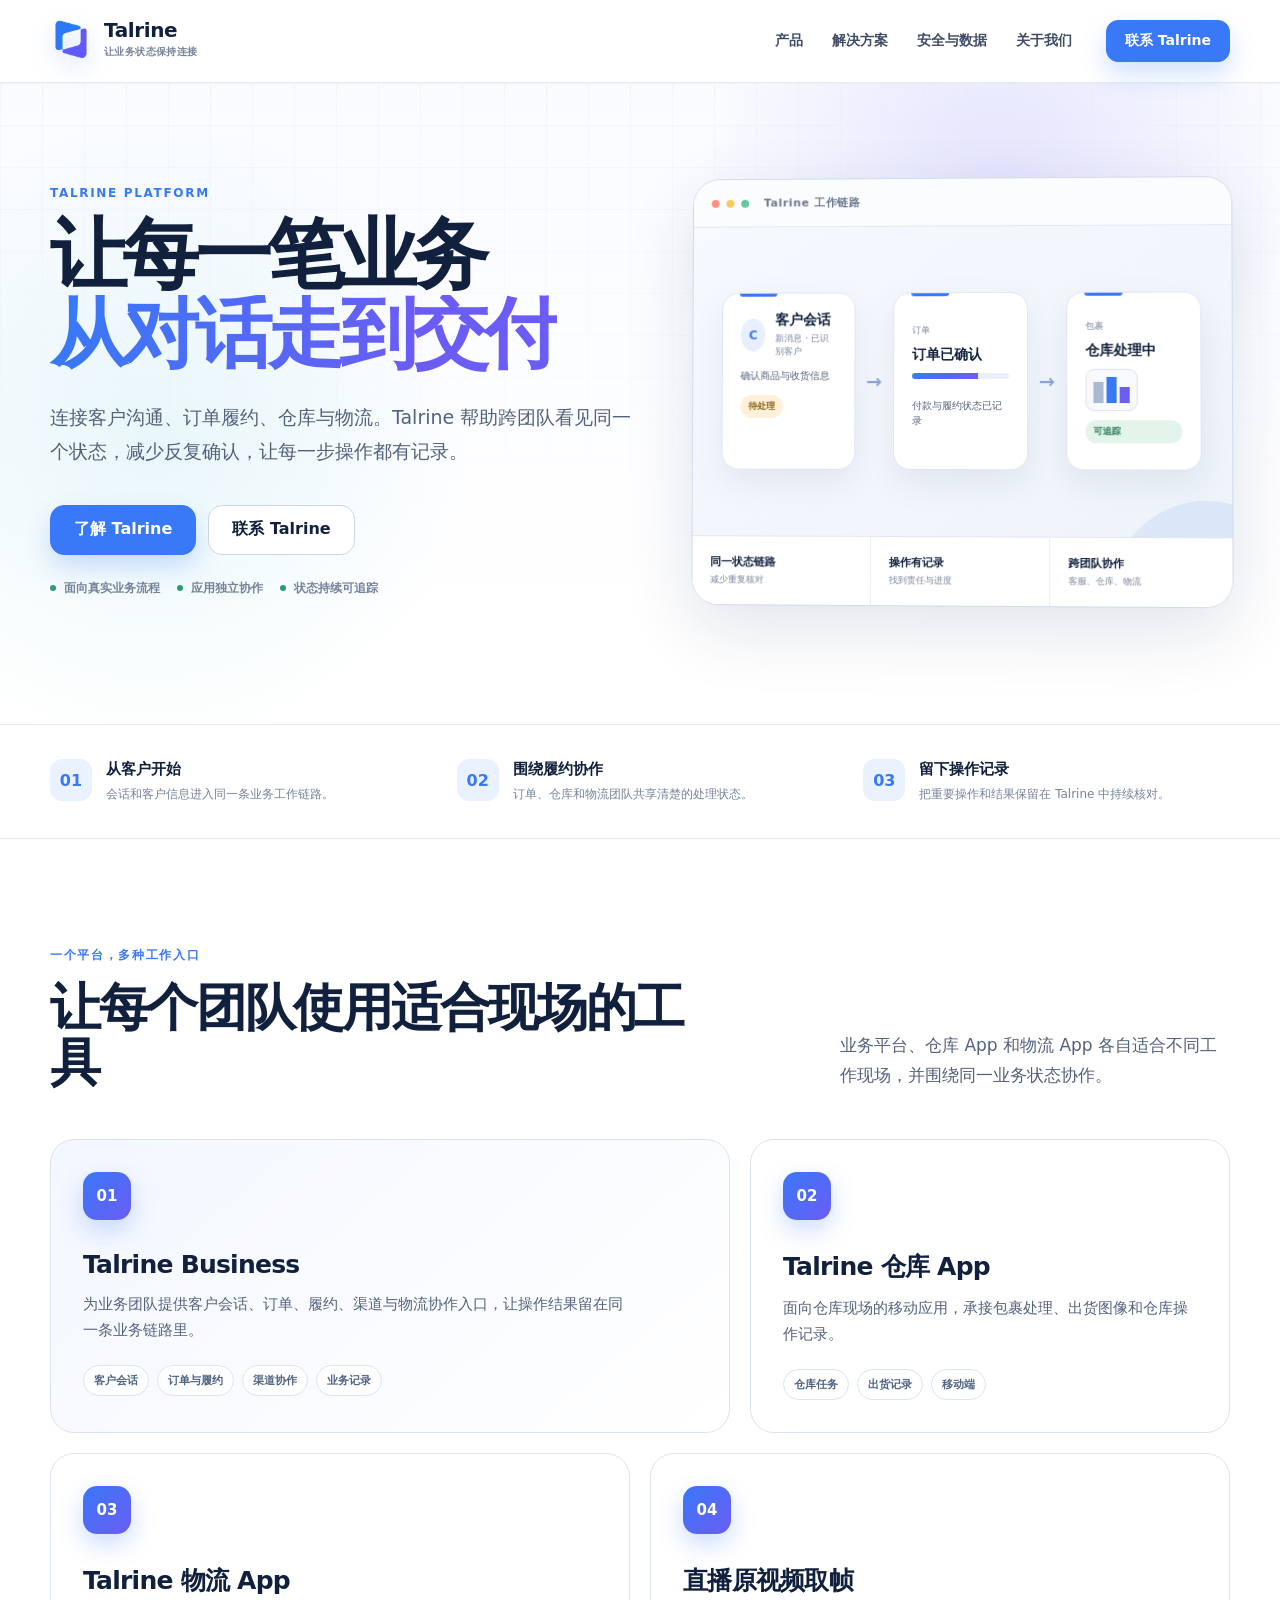
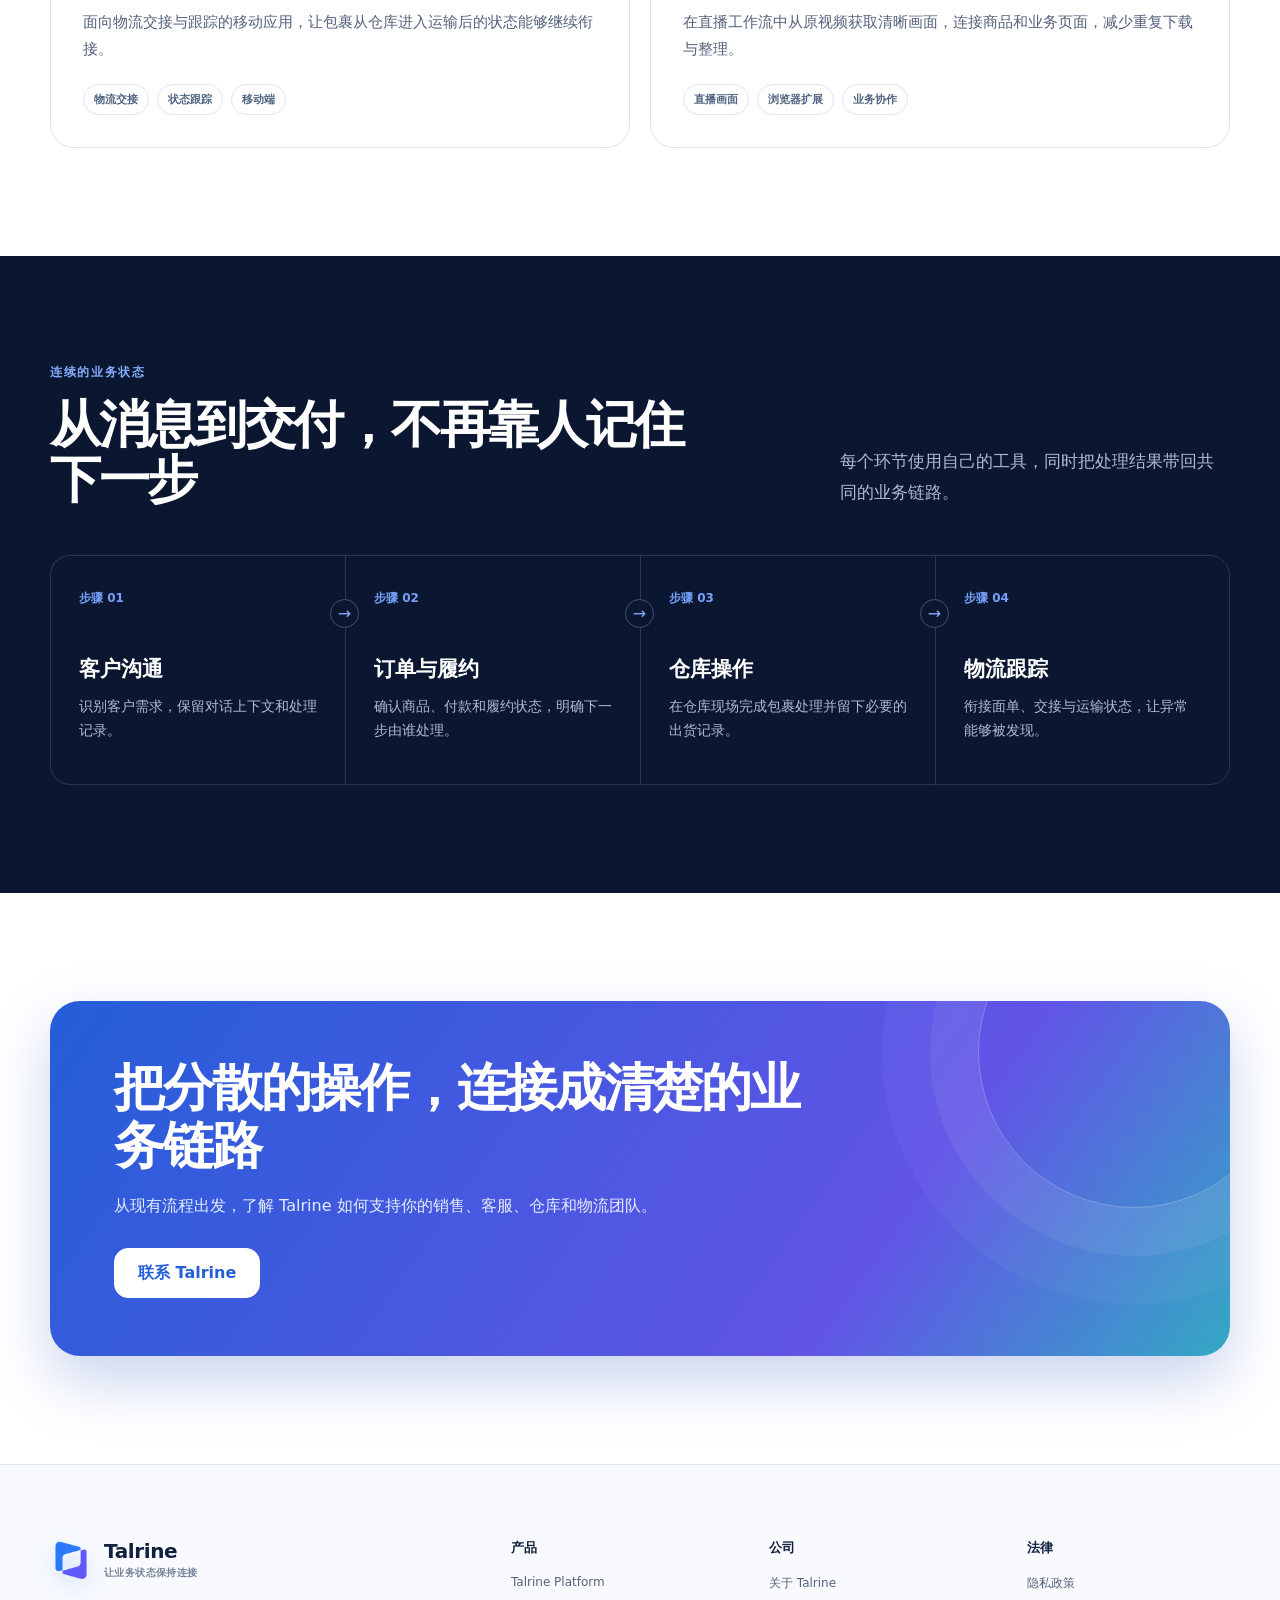
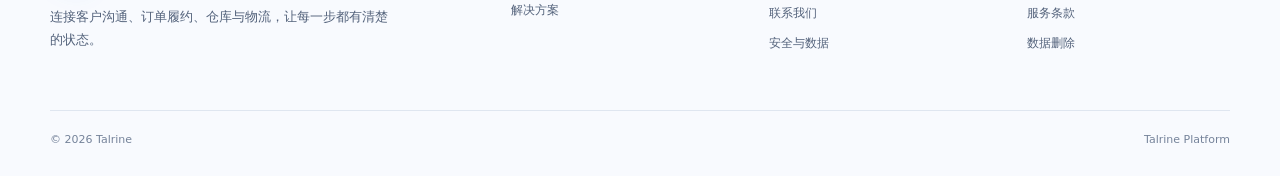
<file: index.html>
<!doctype html><html lang="zh-CN"><head><meta charset="utf-8"><meta name="viewport" content="width=device-width,initial-scale=1"><meta name="theme-color" content="#0c1730"><title>连接销售、履约与交付 · Talrine</title><meta name="description" content="Talrine 连接客户沟通、订单履约、仓库与物流，让跨团队业务状态清楚、可追踪。"><meta property="og:title" content="连接销售、履约与交付 · Talrine"><meta property="og:description" content="Talrine 连接客户沟通、订单履约、仓库与物流，让跨团队业务状态清楚、可追踪。"><meta property="og:type" content="website"><meta property="og:url" content="https://talrine.com/"><meta property="og:image" content="https://talrine.com/assets/talrine-social-card.png"><meta name="twitter:card" content="summary_large_image"><link rel="canonical" href="https://talrine.com/"><link rel="icon" href="/favicon.ico" sizes="any"><link rel="icon" type="image/png" href="/assets/talrine-favicon-32-v1.png" sizes="32x32"><link rel="apple-touch-icon" href="/assets/talrine-apple-touch-icon-v1.png"><link rel="manifest" href="/site.webmanifest"><link rel="stylesheet" href="/assets/main.css"></head><body class="site-body"><div class="site-shell"><header class="site-header"><div class="site-container header-inner">
  <a class="brand-link" href="/" aria-label="Talrine 首页"><span class="brand-lockup"><img src="/assets/talrine-icon-v4-square.png" alt="" aria-hidden="true"><span><strong>Talrine</strong><small>让业务状态保持连接</small></span></span></a>
  <nav class="desktop-nav" aria-label="主导航"><a href="/platform">产品</a><a href="/solutions">解决方案</a><a href="/security">安全与数据</a><a href="/about">关于我们</a></nav>
  <div class="header-actions"><a class="button button-small" href="/contact">联系 Talrine</a></div>
  <details class="mobile-nav"><summary aria-label="打开导航"><span></span><span></span><span></span></summary><nav aria-label="移动端主导航"><a href="/platform">产品</a><a href="/solutions">解决方案</a><a href="/security">安全与数据</a><a href="/about">关于我们</a><a href="/contact">联系我们</a></nav></details>
</div></header><main id="main-content"><section class="hero"><div class="site-container hero-grid"><div class="hero-copy">
  <p class="eyebrow">Talrine Platform</p><h1>让每一笔业务<br><span>从对话走到交付</span></h1>
  <p>连接客户沟通、订单履约、仓库与物流。Talrine 帮助跨团队看见同一个状态，减少反复确认，让每一步操作都有记录。</p>
  <div class="hero-actions"><a class="button" href="/platform">了解 Talrine</a><a class="button button-secondary" href="/contact">联系 Talrine</a></div>
  <div class="hero-note"><span>面向真实业务流程</span><span>应用独立协作</span><span>状态持续可追踪</span></div>
</div><div class="workflow-visual" aria-label="从客户会话到订单履约、仓库和物流的工作链路">
  <div class="visual-toolbar"><span></span><span></span><span></span><b>Talrine 工作链路</b></div>
  <div class="visual-board">
    <article class="visual-card conversation-card"><div class="visual-card-head"><span class="avatar">C</span><div><strong>客户会话</strong><small>新消息 · 已识别客户</small></div></div><p>确认商品与收货信息</p><span class="status-chip">待处理</span></article>
    <div class="flow-arrow">→</div>
    <article class="visual-card order-card"><small>订单</small><strong>订单已确认</strong><div class="progress-line"><span></span></div><p>付款与履约状态已记录</p></article>
    <div class="flow-arrow">→</div>
    <article class="visual-card parcel-card"><small>包裹</small><strong>仓库处理中</strong><div class="parcel-icon"><i></i><i></i><i></i></div><span class="status-chip success">可追踪</span></article>
  </div>
  <div class="visual-metrics"><span><b>同一状态链路</b><small>减少重复核对</small></span><span><b>操作有记录</b><small>找到责任与进度</small></span><span><b>跨团队协作</b><small>客服、仓库、物流</small></span></div>
</div></div></section>
<section class="proof-strip"><div class="site-container proof-grid">
  <article><i>01</i><div><strong>从客户开始</strong><p>会话和客户信息进入同一条业务工作链路。</p></div></article>
  <article><i>02</i><div><strong>围绕履约协作</strong><p>订单、仓库和物流团队共享清楚的处理状态。</p></div></article>
  <article><i>03</i><div><strong>留下操作记录</strong><p>把重要操作和结果保留在 Talrine 中持续核对。</p></div></article>
</div></section>
<section class="section"><div class="site-container"><div class="section-heading"><div><p class="eyebrow">一个平台，多种工作入口</p><h2>让每个团队使用适合现场的工具</h2></div><p>业务平台、仓库 App 和物流 App 各自适合不同工作现场，并围绕同一业务状态协作。</p></div>
  <div class="product-grid"><article class="product-card"><span class="product-icon">01</span><h3>Talrine Business</h3><p>为业务团队提供客户会话、订单、履约、渠道与物流协作入口，让操作结果留在同一条业务链路里。</p><ul><li>客户会话</li><li>订单与履约</li><li>渠道协作</li><li>业务记录</li></ul></article><article class="product-card"><span class="product-icon">02</span><h3>Talrine 仓库 App</h3><p>面向仓库现场的移动应用，承接包裹处理、出货图像和仓库操作记录。</p><ul><li>仓库任务</li><li>出货记录</li><li>移动端</li></ul></article><article class="product-card"><span class="product-icon">03</span><h3>Talrine 物流 App</h3><p>面向物流交接与跟踪的移动应用，让包裹从仓库进入运输后的状态能够继续衔接。</p><ul><li>物流交接</li><li>状态跟踪</li><li>移动端</li></ul></article><article class="product-card"><span class="product-icon">04</span><h3>直播原视频取帧</h3><p>在直播工作流中从原视频获取清晰画面，连接商品和业务页面，减少重复下载与整理。</p><ul><li>直播画面</li><li>浏览器扩展</li><li>业务协作</li></ul></article></div>
</div></section>
<section class="section section-dark"><div class="site-container"><div class="section-heading"><div><p class="eyebrow">连续的业务状态</p><h2>从消息到交付，不再靠人记住下一步</h2></div><p>每个环节使用自己的工具，同时把处理结果带回共同的业务链路。</p></div>
  <div class="chain"><article><em>步骤 01</em><h3>客户沟通</h3><p>识别客户需求，保留对话上下文和处理记录。</p></article><article><em>步骤 02</em><h3>订单与履约</h3><p>确认商品、付款和履约状态，明确下一步由谁处理。</p></article><article><em>步骤 03</em><h3>仓库操作</h3><p>在仓库现场完成包裹处理并留下必要的出货记录。</p></article><article><em>步骤 04</em><h3>物流跟踪</h3><p>衔接面单、交接与运输状态，让异常能够被发现。</p></article></div>
</div></section>
<section class="section"><div class="site-container cta-panel"><h2>把分散的操作，连接成清楚的业务链路</h2><p>从现有流程出发，了解 Talrine 如何支持你的销售、客服、仓库和物流团队。</p><a class="button" href="/contact">联系 Talrine</a></div></section></main><footer class="site-footer"><div class="site-container footer-grid">
  <div class="footer-brand"><span class="brand-lockup"><img src="/assets/talrine-icon-v4-square.png" alt="" aria-hidden="true"><span><strong>Talrine</strong><small>让业务状态保持连接</small></span></span><p>连接客户沟通、订单履约、仓库与物流，让每一步都有清楚的状态。</p></div>
  <div><strong>产品</strong><a href="/platform">Talrine Platform</a><a href="/solutions">解决方案</a></div>
  <div><strong>公司</strong><a href="/about">关于 Talrine</a><a href="/contact">联系我们</a><a href="/security">安全与数据</a></div>
  <div><strong>法律</strong><a href="/privacy">隐私政策</a><a href="/terms">服务条款</a><a href="/data-deletion">数据删除</a></div>
</div><div class="site-container footer-bottom"><span>© 2026 Talrine</span><span>Talrine Platform</span></div></footer></div></body></html>
</file>
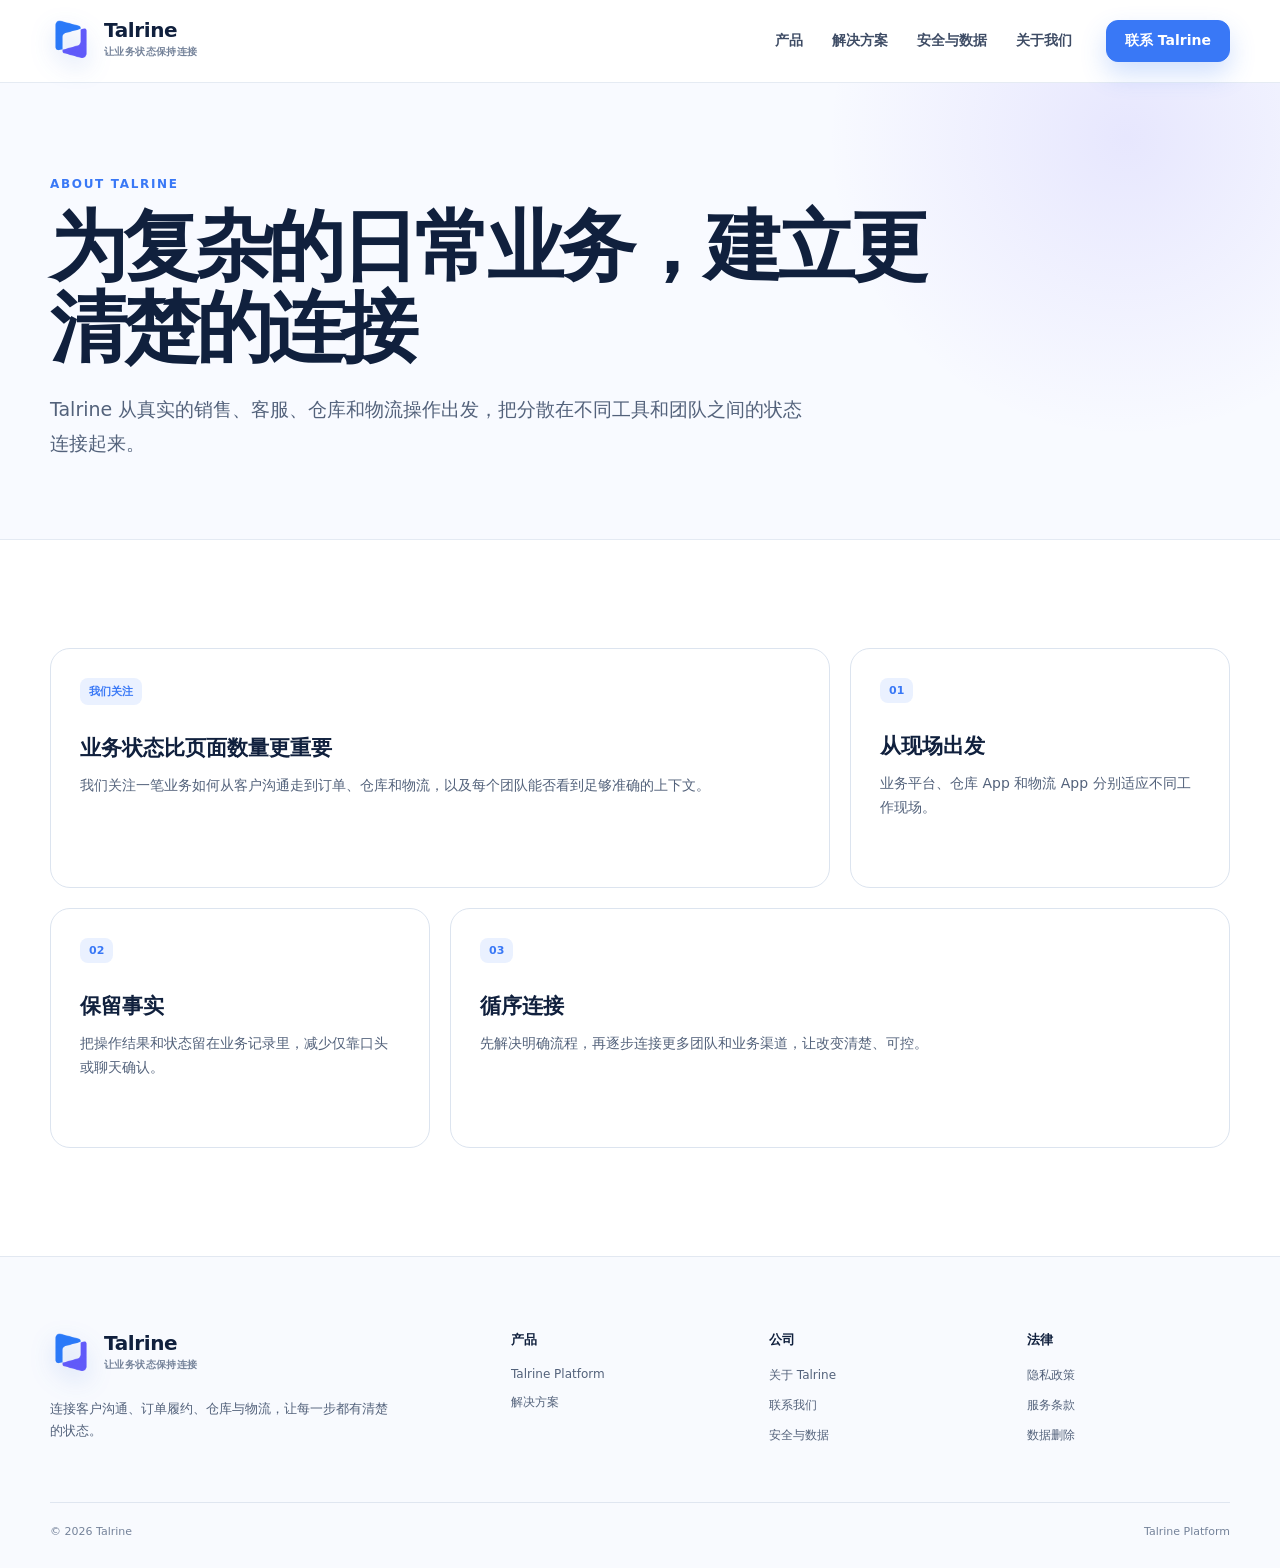
<file: about/index.html>
<!doctype html><html lang="zh-CN"><head><meta charset="utf-8"><meta name="viewport" content="width=device-width,initial-scale=1"><meta name="theme-color" content="#0c1730"><title>关于 Talrine · Talrine</title><meta name="description" content="Talrine 为需要跨客服、订单、仓库与物流协作的团队构建连续的业务工作链路。"><meta property="og:title" content="关于 Talrine · Talrine"><meta property="og:description" content="Talrine 为需要跨客服、订单、仓库与物流协作的团队构建连续的业务工作链路。"><meta property="og:type" content="website"><meta property="og:url" content="https://talrine.com/about"><meta property="og:image" content="https://talrine.com/assets/talrine-social-card.png"><meta name="twitter:card" content="summary_large_image"><link rel="canonical" href="https://talrine.com/about"><link rel="icon" href="/favicon.ico" sizes="any"><link rel="icon" type="image/png" href="/assets/talrine-favicon-32-v1.png" sizes="32x32"><link rel="apple-touch-icon" href="/assets/talrine-apple-touch-icon-v1.png"><link rel="manifest" href="/site.webmanifest"><link rel="stylesheet" href="/assets/main.css"></head><body class="site-body"><div class="site-shell"><header class="site-header"><div class="site-container header-inner">
  <a class="brand-link" href="/" aria-label="Talrine 首页"><span class="brand-lockup"><img src="/assets/talrine-icon-v4-square.png" alt="" aria-hidden="true"><span><strong>Talrine</strong><small>让业务状态保持连接</small></span></span></a>
  <nav class="desktop-nav" aria-label="主导航"><a href="/platform">产品</a><a href="/solutions">解决方案</a><a href="/security">安全与数据</a><a href="/about">关于我们</a></nav>
  <div class="header-actions"><a class="button button-small" href="/contact">联系 Talrine</a></div>
  <details class="mobile-nav"><summary aria-label="打开导航"><span></span><span></span><span></span></summary><nav aria-label="移动端主导航"><a href="/platform">产品</a><a href="/solutions">解决方案</a><a href="/security">安全与数据</a><a href="/about">关于我们</a><a href="/contact">联系我们</a></nav></details>
</div></header><main id="main-content"><section class="page-hero"><div class="site-container page-hero-inner"><p class="eyebrow">About Talrine</p><h1>为复杂的日常业务，建立更清楚的连接</h1><p>Talrine 从真实的销售、客服、仓库和物流操作出发，把分散在不同工具和团队之间的状态连接起来。</p></div></section>
<section class="section"><div class="site-container feature-grid"><article class="feature-card feature-card-wide"><span>我们关注</span><h3>业务状态比页面数量更重要</h3><p>我们关注一笔业务如何从客户沟通走到订单、仓库和物流，以及每个团队能否看到足够准确的上下文。</p></article><article class="feature-card"><span>01</span><h3>从现场出发</h3><p>业务平台、仓库 App 和物流 App 分别适应不同工作现场。</p></article><article class="feature-card"><span>02</span><h3>保留事实</h3><p>把操作结果和状态留在业务记录里，减少仅靠口头或聊天确认。</p></article><article class="feature-card feature-card-wide"><span>03</span><h3>循序连接</h3><p>先解决明确流程，再逐步连接更多团队和业务渠道，让改变清楚、可控。</p></article></div></section></main><footer class="site-footer"><div class="site-container footer-grid">
  <div class="footer-brand"><span class="brand-lockup"><img src="/assets/talrine-icon-v4-square.png" alt="" aria-hidden="true"><span><strong>Talrine</strong><small>让业务状态保持连接</small></span></span><p>连接客户沟通、订单履约、仓库与物流，让每一步都有清楚的状态。</p></div>
  <div><strong>产品</strong><a href="/platform">Talrine Platform</a><a href="/solutions">解决方案</a></div>
  <div><strong>公司</strong><a href="/about">关于 Talrine</a><a href="/contact">联系我们</a><a href="/security">安全与数据</a></div>
  <div><strong>法律</strong><a href="/privacy">隐私政策</a><a href="/terms">服务条款</a><a href="/data-deletion">数据删除</a></div>
</div><div class="site-container footer-bottom"><span>© 2026 Talrine</span><span>Talrine Platform</span></div></footer></div></body></html>
</file>
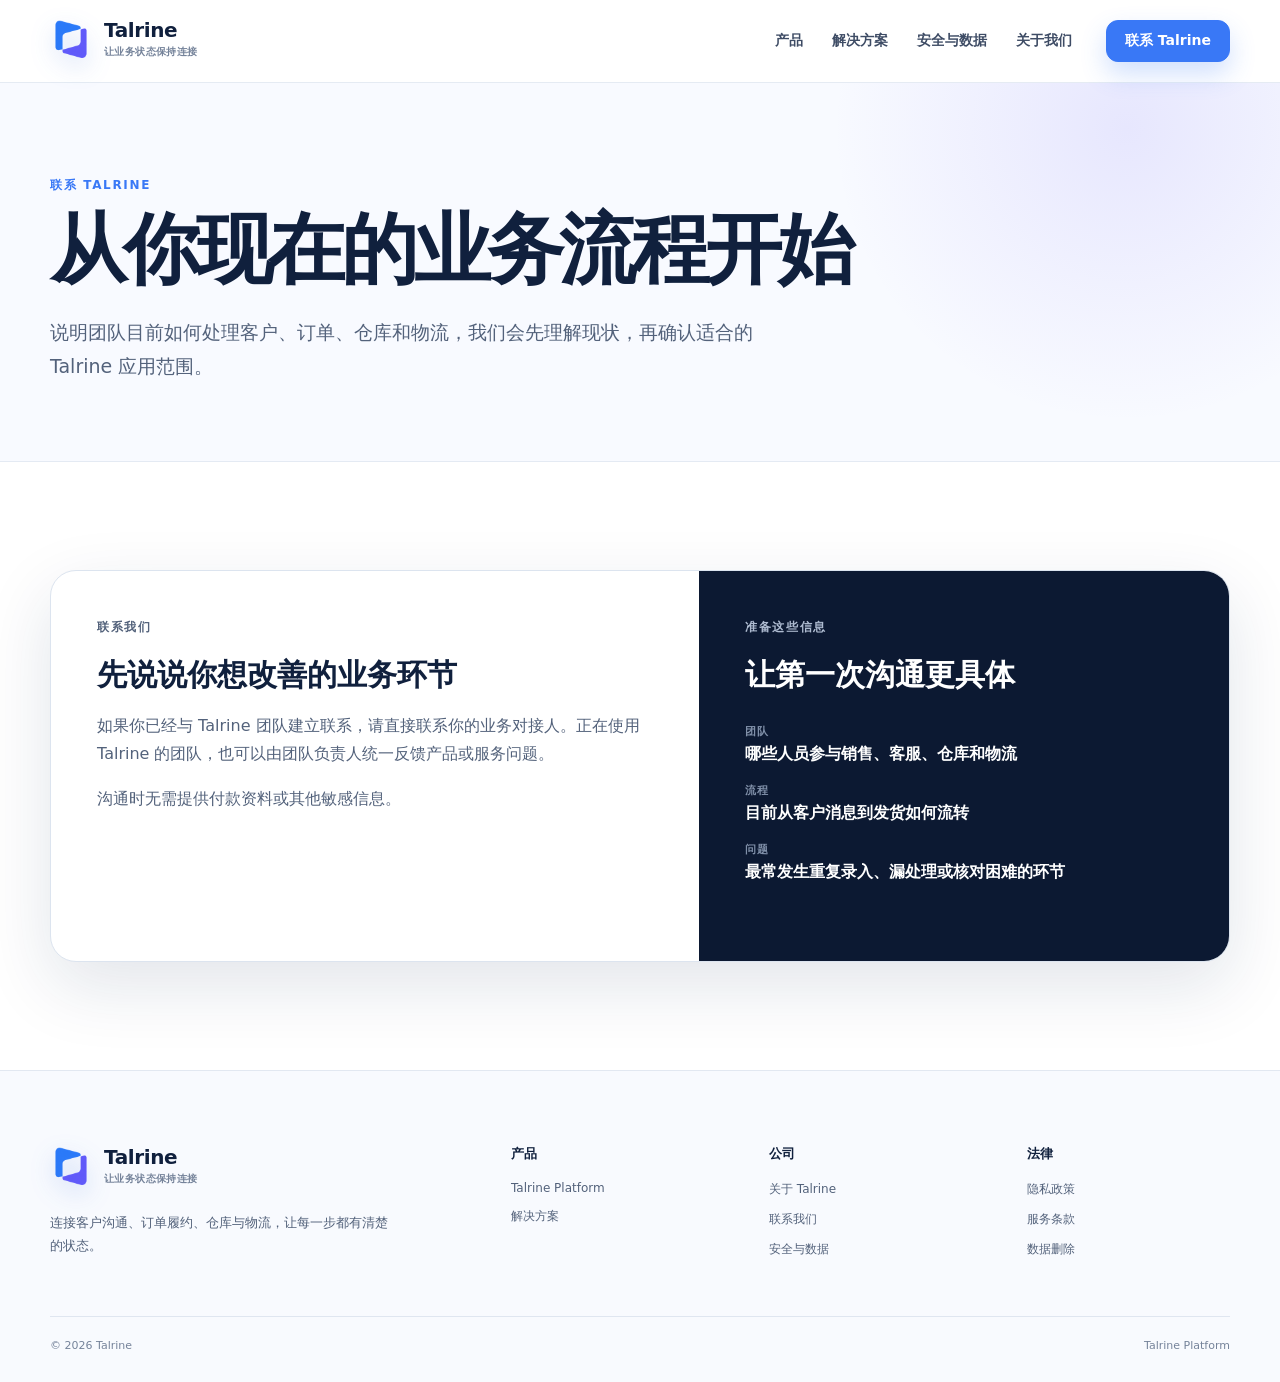
<file: contact/index.html>
<!doctype html><html lang="zh-CN"><head><meta charset="utf-8"><meta name="viewport" content="width=device-width,initial-scale=1"><meta name="theme-color" content="#0c1730"><title>联系 Talrine · Talrine</title><meta name="description" content="联系 Talrine，讨论客户、订单、仓库与物流协作流程。"><meta property="og:title" content="联系 Talrine · Talrine"><meta property="og:description" content="联系 Talrine，讨论客户、订单、仓库与物流协作流程。"><meta property="og:type" content="website"><meta property="og:url" content="https://talrine.com/contact"><meta property="og:image" content="https://talrine.com/assets/talrine-social-card.png"><meta name="twitter:card" content="summary_large_image"><link rel="canonical" href="https://talrine.com/contact"><link rel="icon" href="/favicon.ico" sizes="any"><link rel="icon" type="image/png" href="/assets/talrine-favicon-32-v1.png" sizes="32x32"><link rel="apple-touch-icon" href="/assets/talrine-apple-touch-icon-v1.png"><link rel="manifest" href="/site.webmanifest"><link rel="stylesheet" href="/assets/main.css"></head><body class="site-body"><div class="site-shell"><header class="site-header"><div class="site-container header-inner">
  <a class="brand-link" href="/" aria-label="Talrine 首页"><span class="brand-lockup"><img src="/assets/talrine-icon-v4-square.png" alt="" aria-hidden="true"><span><strong>Talrine</strong><small>让业务状态保持连接</small></span></span></a>
  <nav class="desktop-nav" aria-label="主导航"><a href="/platform">产品</a><a href="/solutions">解决方案</a><a href="/security">安全与数据</a><a href="/about">关于我们</a></nav>
  <div class="header-actions"><a class="button button-small" href="/contact">联系 Talrine</a></div>
  <details class="mobile-nav"><summary aria-label="打开导航"><span></span><span></span><span></span></summary><nav aria-label="移动端主导航"><a href="/platform">产品</a><a href="/solutions">解决方案</a><a href="/security">安全与数据</a><a href="/about">关于我们</a><a href="/contact">联系我们</a></nav></details>
</div></header><main id="main-content"><section class="page-hero"><div class="site-container page-hero-inner"><p class="eyebrow">联系 Talrine</p><h1>从你现在的业务流程开始</h1><p>说明团队目前如何处理客户、订单、仓库和物流，我们会先理解现状，再确认适合的 Talrine 应用范围。</p></div></section>
<section class="section"><div class="site-container contact-card"><div><p class="eyebrow">联系我们</p><h2>先说说你想改善的业务环节</h2><p>如果你已经与 Talrine 团队建立联系，请直接联系你的业务对接人。正在使用 Talrine 的团队，也可以由团队负责人统一反馈产品或服务问题。</p><p>沟通时无需提供付款资料或其他敏感信息。</p></div><div><p class="eyebrow">准备这些信息</p><h2>让第一次沟通更具体</h2><dl><div><dt>团队</dt><dd>哪些人员参与销售、客服、仓库和物流</dd></div><div><dt>流程</dt><dd>目前从客户消息到发货如何流转</dd></div><div><dt>问题</dt><dd>最常发生重复录入、漏处理或核对困难的环节</dd></div></dl></div></div></section></main><footer class="site-footer"><div class="site-container footer-grid">
  <div class="footer-brand"><span class="brand-lockup"><img src="/assets/talrine-icon-v4-square.png" alt="" aria-hidden="true"><span><strong>Talrine</strong><small>让业务状态保持连接</small></span></span><p>连接客户沟通、订单履约、仓库与物流，让每一步都有清楚的状态。</p></div>
  <div><strong>产品</strong><a href="/platform">Talrine Platform</a><a href="/solutions">解决方案</a></div>
  <div><strong>公司</strong><a href="/about">关于 Talrine</a><a href="/contact">联系我们</a><a href="/security">安全与数据</a></div>
  <div><strong>法律</strong><a href="/privacy">隐私政策</a><a href="/terms">服务条款</a><a href="/data-deletion">数据删除</a></div>
</div><div class="site-container footer-bottom"><span>© 2026 Talrine</span><span>Talrine Platform</span></div></footer></div></body></html>
</file>
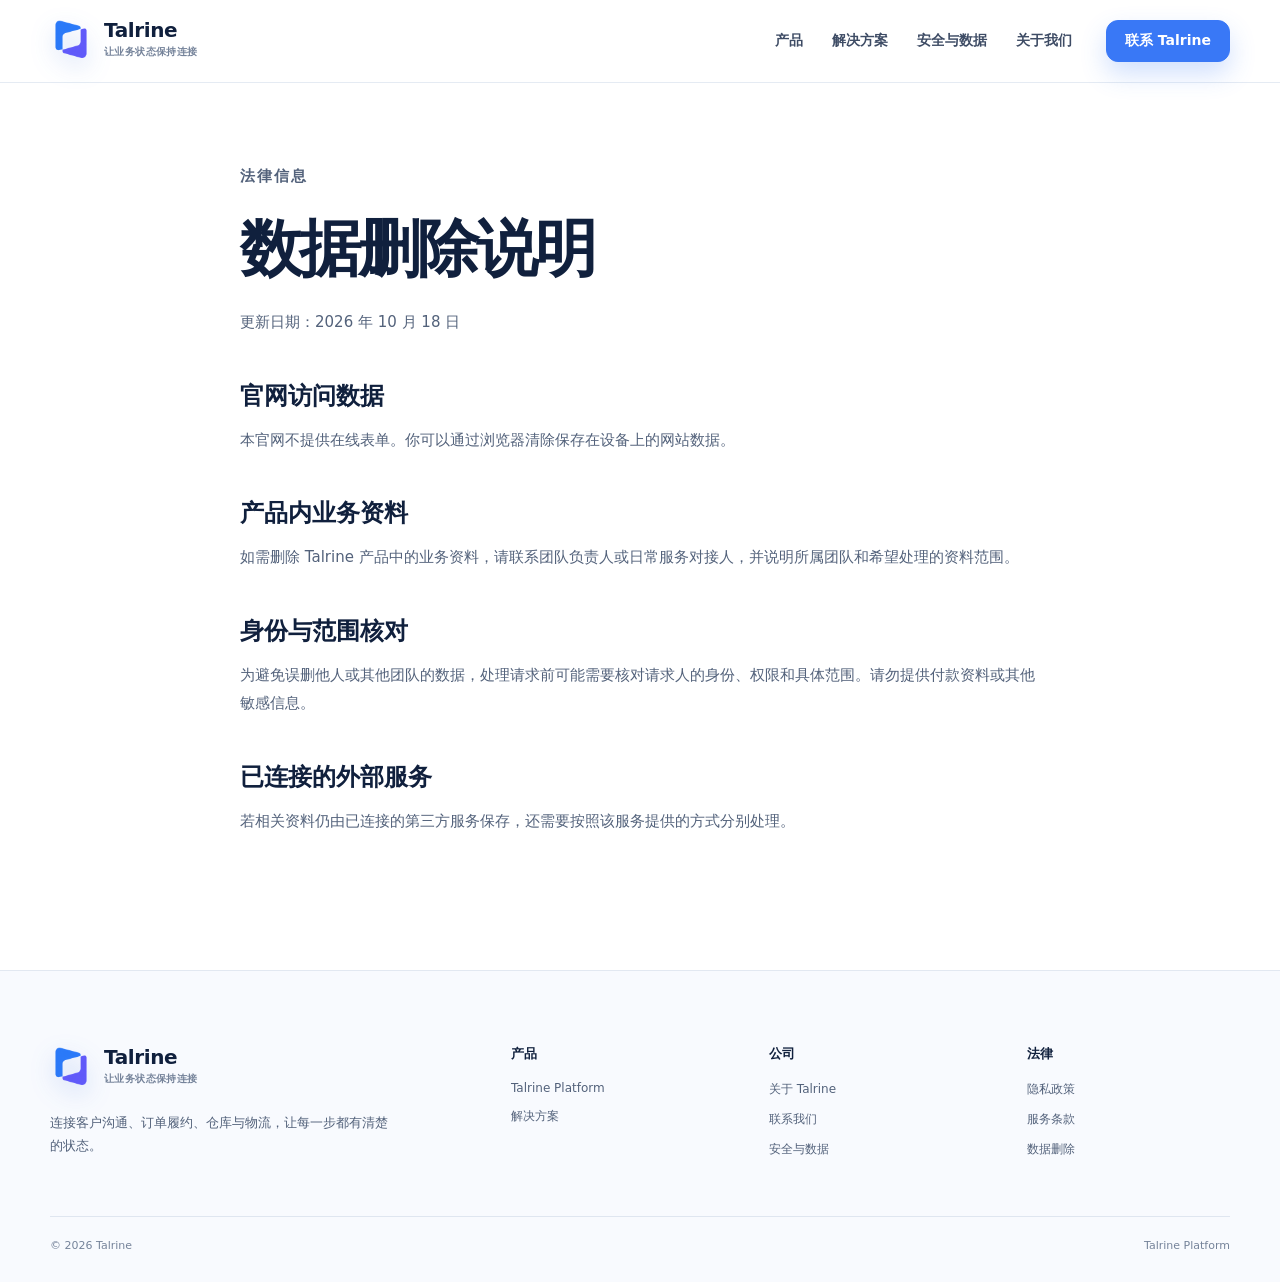
<file: data-deletion/index.html>
<!doctype html><html lang="zh-CN"><head><meta charset="utf-8"><meta name="viewport" content="width=device-width,initial-scale=1"><meta name="theme-color" content="#0c1730"><title>数据删除 · Talrine</title><meta name="description" content="了解 Talrine 官网与业务平台的数据删除方式。"><meta property="og:title" content="数据删除 · Talrine"><meta property="og:description" content="了解 Talrine 官网与业务平台的数据删除方式。"><meta property="og:type" content="website"><meta property="og:url" content="https://talrine.com/data-deletion"><meta property="og:image" content="https://talrine.com/assets/talrine-social-card.png"><meta name="twitter:card" content="summary_large_image"><link rel="canonical" href="https://talrine.com/data-deletion"><link rel="icon" href="/favicon.ico" sizes="any"><link rel="icon" type="image/png" href="/assets/talrine-favicon-32-v1.png" sizes="32x32"><link rel="apple-touch-icon" href="/assets/talrine-apple-touch-icon-v1.png"><link rel="manifest" href="/site.webmanifest"><link rel="stylesheet" href="/assets/main.css"></head><body class="site-body"><div class="site-shell"><header class="site-header"><div class="site-container header-inner">
  <a class="brand-link" href="/" aria-label="Talrine 首页"><span class="brand-lockup"><img src="/assets/talrine-icon-v4-square.png" alt="" aria-hidden="true"><span><strong>Talrine</strong><small>让业务状态保持连接</small></span></span></a>
  <nav class="desktop-nav" aria-label="主导航"><a href="/platform">产品</a><a href="/solutions">解决方案</a><a href="/security">安全与数据</a><a href="/about">关于我们</a></nav>
  <div class="header-actions"><a class="button button-small" href="/contact">联系 Talrine</a></div>
  <details class="mobile-nav"><summary aria-label="打开导航"><span></span><span></span><span></span></summary><nav aria-label="移动端主导航"><a href="/platform">产品</a><a href="/solutions">解决方案</a><a href="/security">安全与数据</a><a href="/about">关于我们</a><a href="/contact">联系我们</a></nav></details>
</div></header><main id="main-content"><article class="prose"><p class="eyebrow">法律信息</p><h1>数据删除说明</h1><p class="legal-date">更新日期：2026 年 10 月 18 日</p><h2>官网访问数据</h2><p>本官网不提供在线表单。你可以通过浏览器清除保存在设备上的网站数据。</p><h2>产品内业务资料</h2><p>如需删除 Talrine 产品中的业务资料，请联系团队负责人或日常服务对接人，并说明所属团队和希望处理的资料范围。</p><h2>身份与范围核对</h2><p>为避免误删他人或其他团队的数据，处理请求前可能需要核对请求人的身份、权限和具体范围。请勿提供付款资料或其他敏感信息。</p><h2>已连接的外部服务</h2><p>若相关资料仍由已连接的第三方服务保存，还需要按照该服务提供的方式分别处理。</p></article></main><footer class="site-footer"><div class="site-container footer-grid">
  <div class="footer-brand"><span class="brand-lockup"><img src="/assets/talrine-icon-v4-square.png" alt="" aria-hidden="true"><span><strong>Talrine</strong><small>让业务状态保持连接</small></span></span><p>连接客户沟通、订单履约、仓库与物流，让每一步都有清楚的状态。</p></div>
  <div><strong>产品</strong><a href="/platform">Talrine Platform</a><a href="/solutions">解决方案</a></div>
  <div><strong>公司</strong><a href="/about">关于 Talrine</a><a href="/contact">联系我们</a><a href="/security">安全与数据</a></div>
  <div><strong>法律</strong><a href="/privacy">隐私政策</a><a href="/terms">服务条款</a><a href="/data-deletion">数据删除</a></div>
</div><div class="site-container footer-bottom"><span>© 2026 Talrine</span><span>Talrine Platform</span></div></footer></div></body></html>
</file>
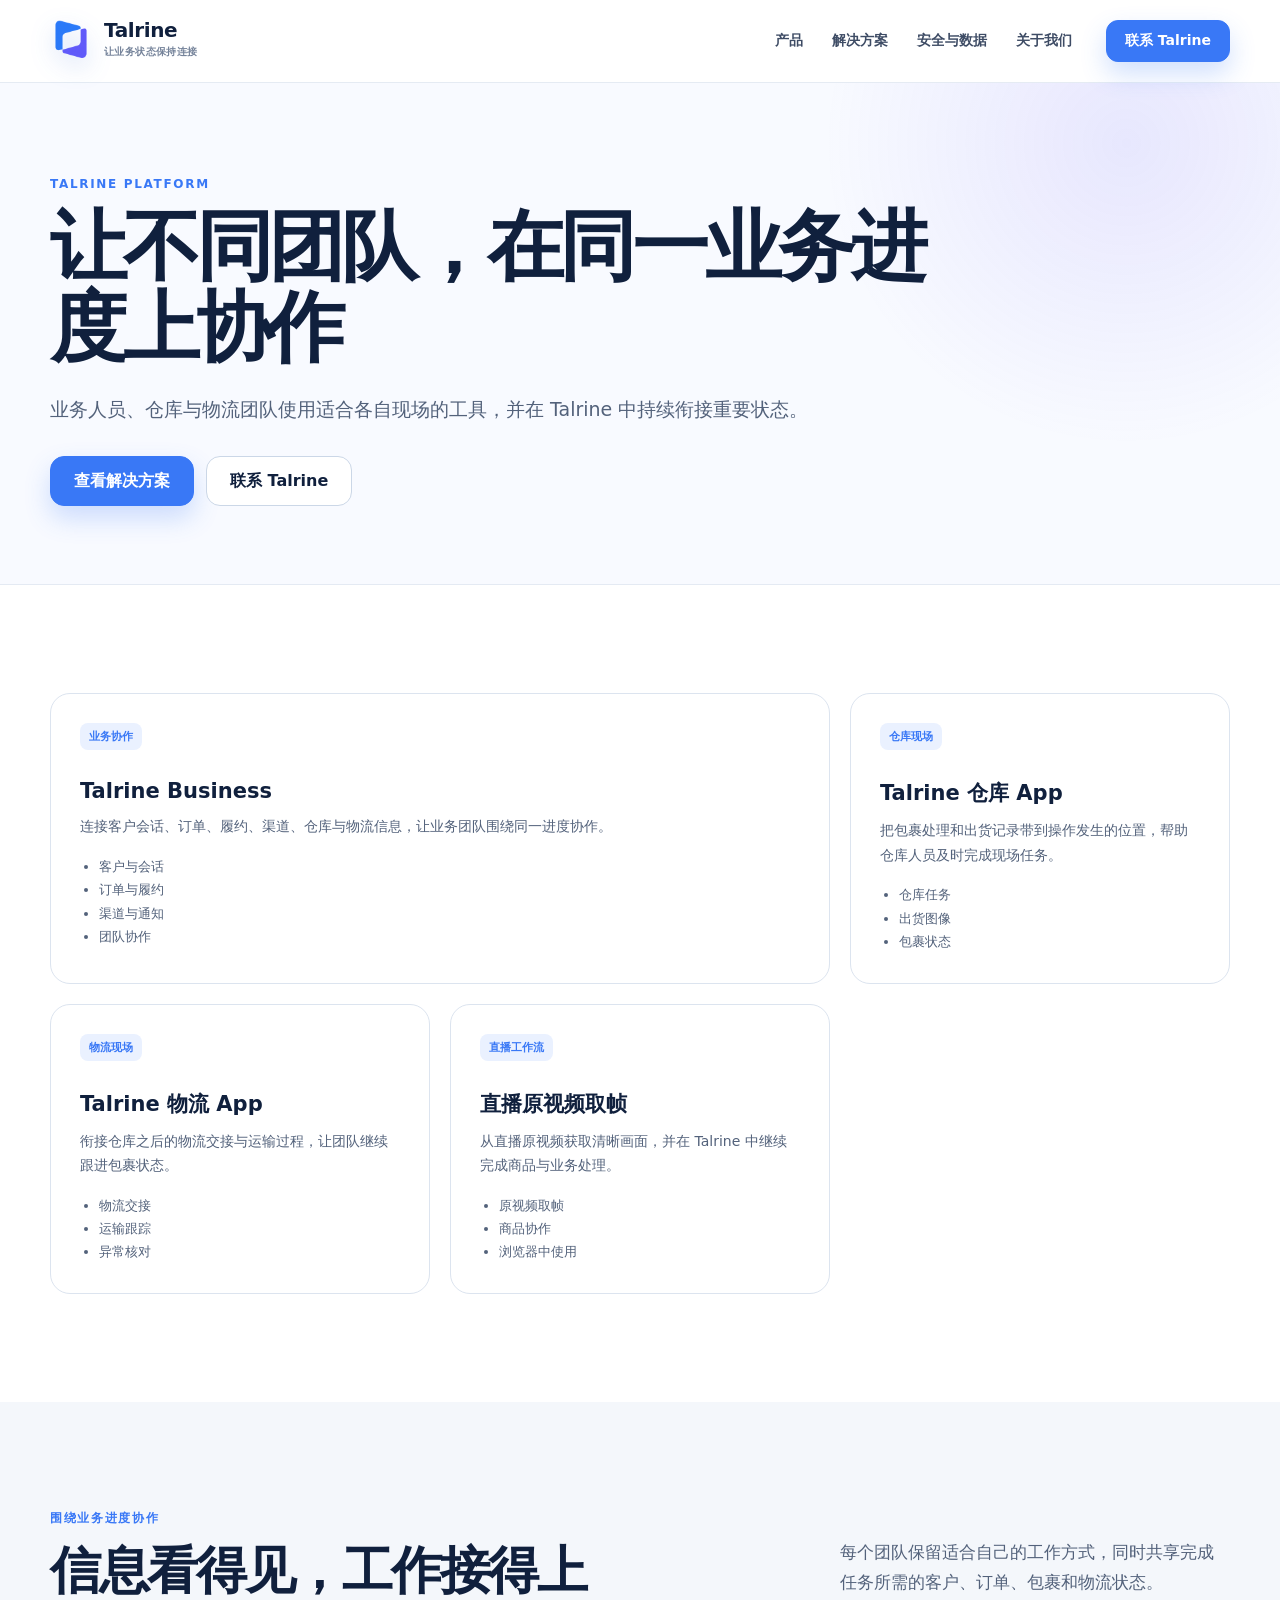
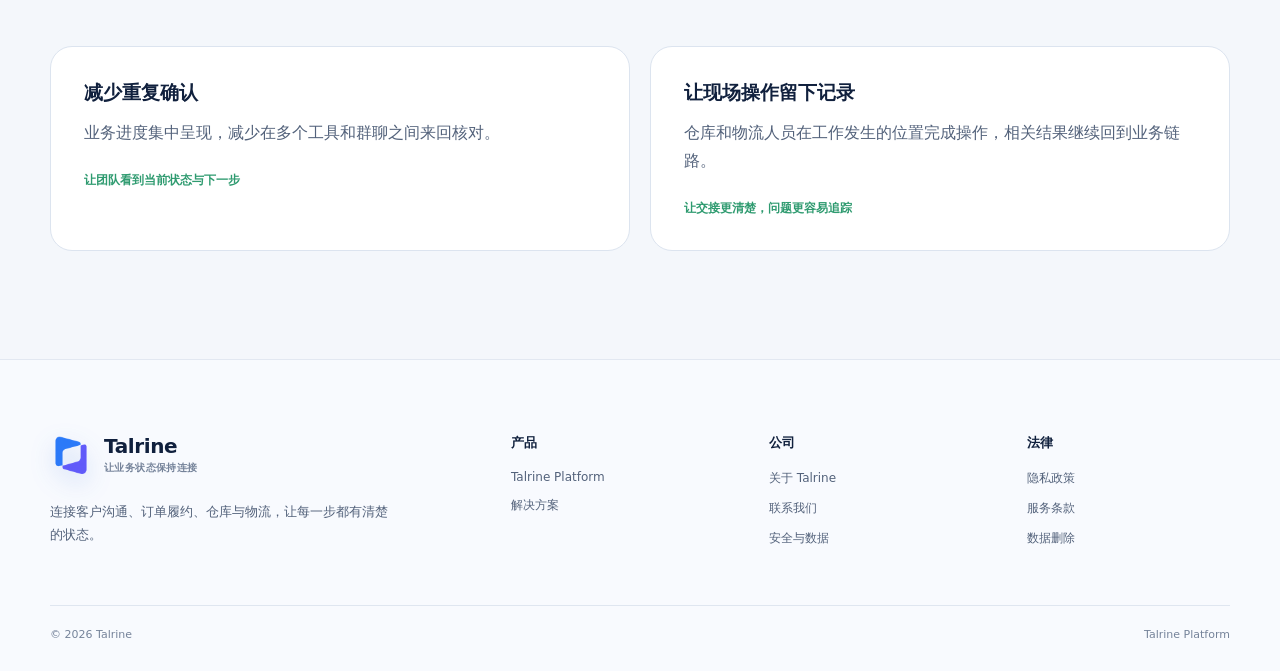
<file: platform/index.html>
<!doctype html><html lang="zh-CN"><head><meta charset="utf-8"><meta name="viewport" content="width=device-width,initial-scale=1"><meta name="theme-color" content="#0c1730"><title>产品与应用 · Talrine</title><meta name="description" content="了解 Talrine Business、仓库 App、物流 App 与直播原视频取帧如何组成 Talrine Platform。"><meta property="og:title" content="产品与应用 · Talrine"><meta property="og:description" content="了解 Talrine Business、仓库 App、物流 App 与直播原视频取帧如何组成 Talrine Platform。"><meta property="og:type" content="website"><meta property="og:url" content="https://talrine.com/platform"><meta property="og:image" content="https://talrine.com/assets/talrine-social-card.png"><meta name="twitter:card" content="summary_large_image"><link rel="canonical" href="https://talrine.com/platform"><link rel="icon" href="/favicon.ico" sizes="any"><link rel="icon" type="image/png" href="/assets/talrine-favicon-32-v1.png" sizes="32x32"><link rel="apple-touch-icon" href="/assets/talrine-apple-touch-icon-v1.png"><link rel="manifest" href="/site.webmanifest"><link rel="stylesheet" href="/assets/main.css"></head><body class="site-body"><div class="site-shell"><header class="site-header"><div class="site-container header-inner">
  <a class="brand-link" href="/" aria-label="Talrine 首页"><span class="brand-lockup"><img src="/assets/talrine-icon-v4-square.png" alt="" aria-hidden="true"><span><strong>Talrine</strong><small>让业务状态保持连接</small></span></span></a>
  <nav class="desktop-nav" aria-label="主导航"><a href="/platform">产品</a><a href="/solutions">解决方案</a><a href="/security">安全与数据</a><a href="/about">关于我们</a></nav>
  <div class="header-actions"><a class="button button-small" href="/contact">联系 Talrine</a></div>
  <details class="mobile-nav"><summary aria-label="打开导航"><span></span><span></span><span></span></summary><nav aria-label="移动端主导航"><a href="/platform">产品</a><a href="/solutions">解决方案</a><a href="/security">安全与数据</a><a href="/about">关于我们</a><a href="/contact">联系我们</a></nav></details>
</div></header><main id="main-content"><section class="page-hero"><div class="site-container page-hero-inner"><p class="eyebrow">Talrine Platform</p><h1>让不同团队，在同一业务进度上协作</h1><p>业务人员、仓库与物流团队使用适合各自现场的工具，并在 Talrine 中持续衔接重要状态。</p><div class="hero-actions"><a class="button" href="/solutions">查看解决方案</a><a class="button button-secondary" href="/contact">联系 Talrine</a></div></div></section>
  <section class="section"><div class="site-container feature-grid"><article class="feature-card feature-card-wide"><span>业务协作</span><h3>Talrine Business</h3><p>连接客户会话、订单、履约、渠道、仓库与物流信息，让业务团队围绕同一进度协作。</p><ul><li>客户与会话</li><li>订单与履约</li><li>渠道与通知</li><li>团队协作</li></ul></article><article class="feature-card"><span>仓库现场</span><h3>Talrine 仓库 App</h3><p>把包裹处理和出货记录带到操作发生的位置，帮助仓库人员及时完成现场任务。</p><ul><li>仓库任务</li><li>出货图像</li><li>包裹状态</li></ul></article><article class="feature-card"><span>物流现场</span><h3>Talrine 物流 App</h3><p>衔接仓库之后的物流交接与运输过程，让团队继续跟进包裹状态。</p><ul><li>物流交接</li><li>运输跟踪</li><li>异常核对</li></ul></article><article class="feature-card"><span>直播工作流</span><h3>直播原视频取帧</h3><p>从直播原视频获取清晰画面，并在 Talrine 中继续完成商品与业务处理。</p><ul><li>原视频取帧</li><li>商品协作</li><li>浏览器中使用</li></ul></article></div></section>
  <section class="section section-soft"><div class="site-container"><div class="section-heading"><div><p class="eyebrow">围绕业务进度协作</p><h2>信息看得见，工作接得上</h2></div><p>每个团队保留适合自己的工作方式，同时共享完成任务所需的客户、订单、包裹和物流状态。</p></div><div class="boundary-grid"><article class="boundary-card"><h3>减少重复确认</h3><p>业务进度集中呈现，减少在多个工具和群聊之间来回核对。</p><strong>让团队看到当前状态与下一步</strong></article><article class="boundary-card"><h3>让现场操作留下记录</h3><p>仓库和物流人员在工作发生的位置完成操作，相关结果继续回到业务链路。</p><strong>让交接更清楚，问题更容易追踪</strong></article></div></div></section></main><footer class="site-footer"><div class="site-container footer-grid">
  <div class="footer-brand"><span class="brand-lockup"><img src="/assets/talrine-icon-v4-square.png" alt="" aria-hidden="true"><span><strong>Talrine</strong><small>让业务状态保持连接</small></span></span><p>连接客户沟通、订单履约、仓库与物流，让每一步都有清楚的状态。</p></div>
  <div><strong>产品</strong><a href="/platform">Talrine Platform</a><a href="/solutions">解决方案</a></div>
  <div><strong>公司</strong><a href="/about">关于 Talrine</a><a href="/contact">联系我们</a><a href="/security">安全与数据</a></div>
  <div><strong>法律</strong><a href="/privacy">隐私政策</a><a href="/terms">服务条款</a><a href="/data-deletion">数据删除</a></div>
</div><div class="site-container footer-bottom"><span>© 2026 Talrine</span><span>Talrine Platform</span></div></footer></div></body></html>
</file>
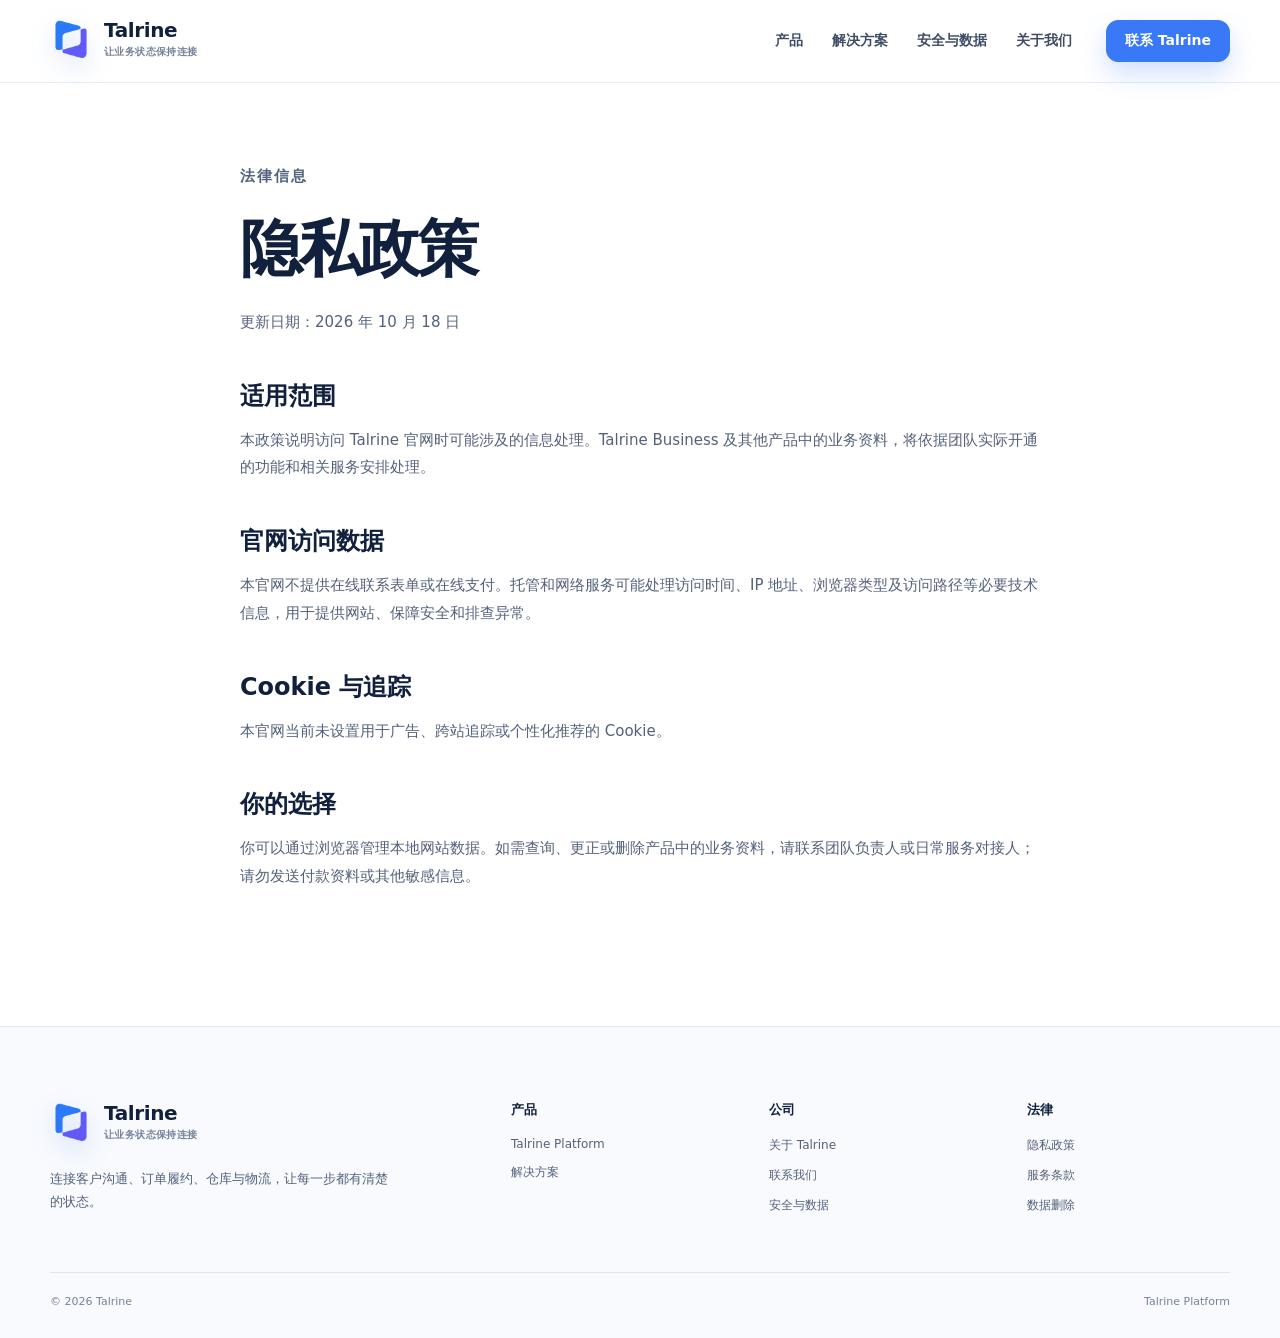
<file: privacy/index.html>
<!doctype html><html lang="zh-CN"><head><meta charset="utf-8"><meta name="viewport" content="width=device-width,initial-scale=1"><meta name="theme-color" content="#0c1730"><title>隐私政策 · Talrine</title><meta name="description" content="了解访问 Talrine 官网时可能涉及的信息处理和你的选择。"><meta property="og:title" content="隐私政策 · Talrine"><meta property="og:description" content="了解访问 Talrine 官网时可能涉及的信息处理和你的选择。"><meta property="og:type" content="website"><meta property="og:url" content="https://talrine.com/privacy"><meta property="og:image" content="https://talrine.com/assets/talrine-social-card.png"><meta name="twitter:card" content="summary_large_image"><link rel="canonical" href="https://talrine.com/privacy"><link rel="icon" href="/favicon.ico" sizes="any"><link rel="icon" type="image/png" href="/assets/talrine-favicon-32-v1.png" sizes="32x32"><link rel="apple-touch-icon" href="/assets/talrine-apple-touch-icon-v1.png"><link rel="manifest" href="/site.webmanifest"><link rel="stylesheet" href="/assets/main.css"></head><body class="site-body"><div class="site-shell"><header class="site-header"><div class="site-container header-inner">
  <a class="brand-link" href="/" aria-label="Talrine 首页"><span class="brand-lockup"><img src="/assets/talrine-icon-v4-square.png" alt="" aria-hidden="true"><span><strong>Talrine</strong><small>让业务状态保持连接</small></span></span></a>
  <nav class="desktop-nav" aria-label="主导航"><a href="/platform">产品</a><a href="/solutions">解决方案</a><a href="/security">安全与数据</a><a href="/about">关于我们</a></nav>
  <div class="header-actions"><a class="button button-small" href="/contact">联系 Talrine</a></div>
  <details class="mobile-nav"><summary aria-label="打开导航"><span></span><span></span><span></span></summary><nav aria-label="移动端主导航"><a href="/platform">产品</a><a href="/solutions">解决方案</a><a href="/security">安全与数据</a><a href="/about">关于我们</a><a href="/contact">联系我们</a></nav></details>
</div></header><main id="main-content"><article class="prose"><p class="eyebrow">法律信息</p><h1>隐私政策</h1><p class="legal-date">更新日期：2026 年 10 月 18 日</p><h2>适用范围</h2><p>本政策说明访问 Talrine 官网时可能涉及的信息处理。Talrine Business 及其他产品中的业务资料，将依据团队实际开通的功能和相关服务安排处理。</p><h2>官网访问数据</h2><p>本官网不提供在线联系表单或在线支付。托管和网络服务可能处理访问时间、IP 地址、浏览器类型及访问路径等必要技术信息，用于提供网站、保障安全和排查异常。</p><h2>Cookie 与追踪</h2><p>本官网当前未设置用于广告、跨站追踪或个性化推荐的 Cookie。</p><h2>你的选择</h2><p>你可以通过浏览器管理本地网站数据。如需查询、更正或删除产品中的业务资料，请联系团队负责人或日常服务对接人；请勿发送付款资料或其他敏感信息。</p></article></main><footer class="site-footer"><div class="site-container footer-grid">
  <div class="footer-brand"><span class="brand-lockup"><img src="/assets/talrine-icon-v4-square.png" alt="" aria-hidden="true"><span><strong>Talrine</strong><small>让业务状态保持连接</small></span></span><p>连接客户沟通、订单履约、仓库与物流，让每一步都有清楚的状态。</p></div>
  <div><strong>产品</strong><a href="/platform">Talrine Platform</a><a href="/solutions">解决方案</a></div>
  <div><strong>公司</strong><a href="/about">关于 Talrine</a><a href="/contact">联系我们</a><a href="/security">安全与数据</a></div>
  <div><strong>法律</strong><a href="/privacy">隐私政策</a><a href="/terms">服务条款</a><a href="/data-deletion">数据删除</a></div>
</div><div class="site-container footer-bottom"><span>© 2026 Talrine</span><span>Talrine Platform</span></div></footer></div></body></html>
</file>
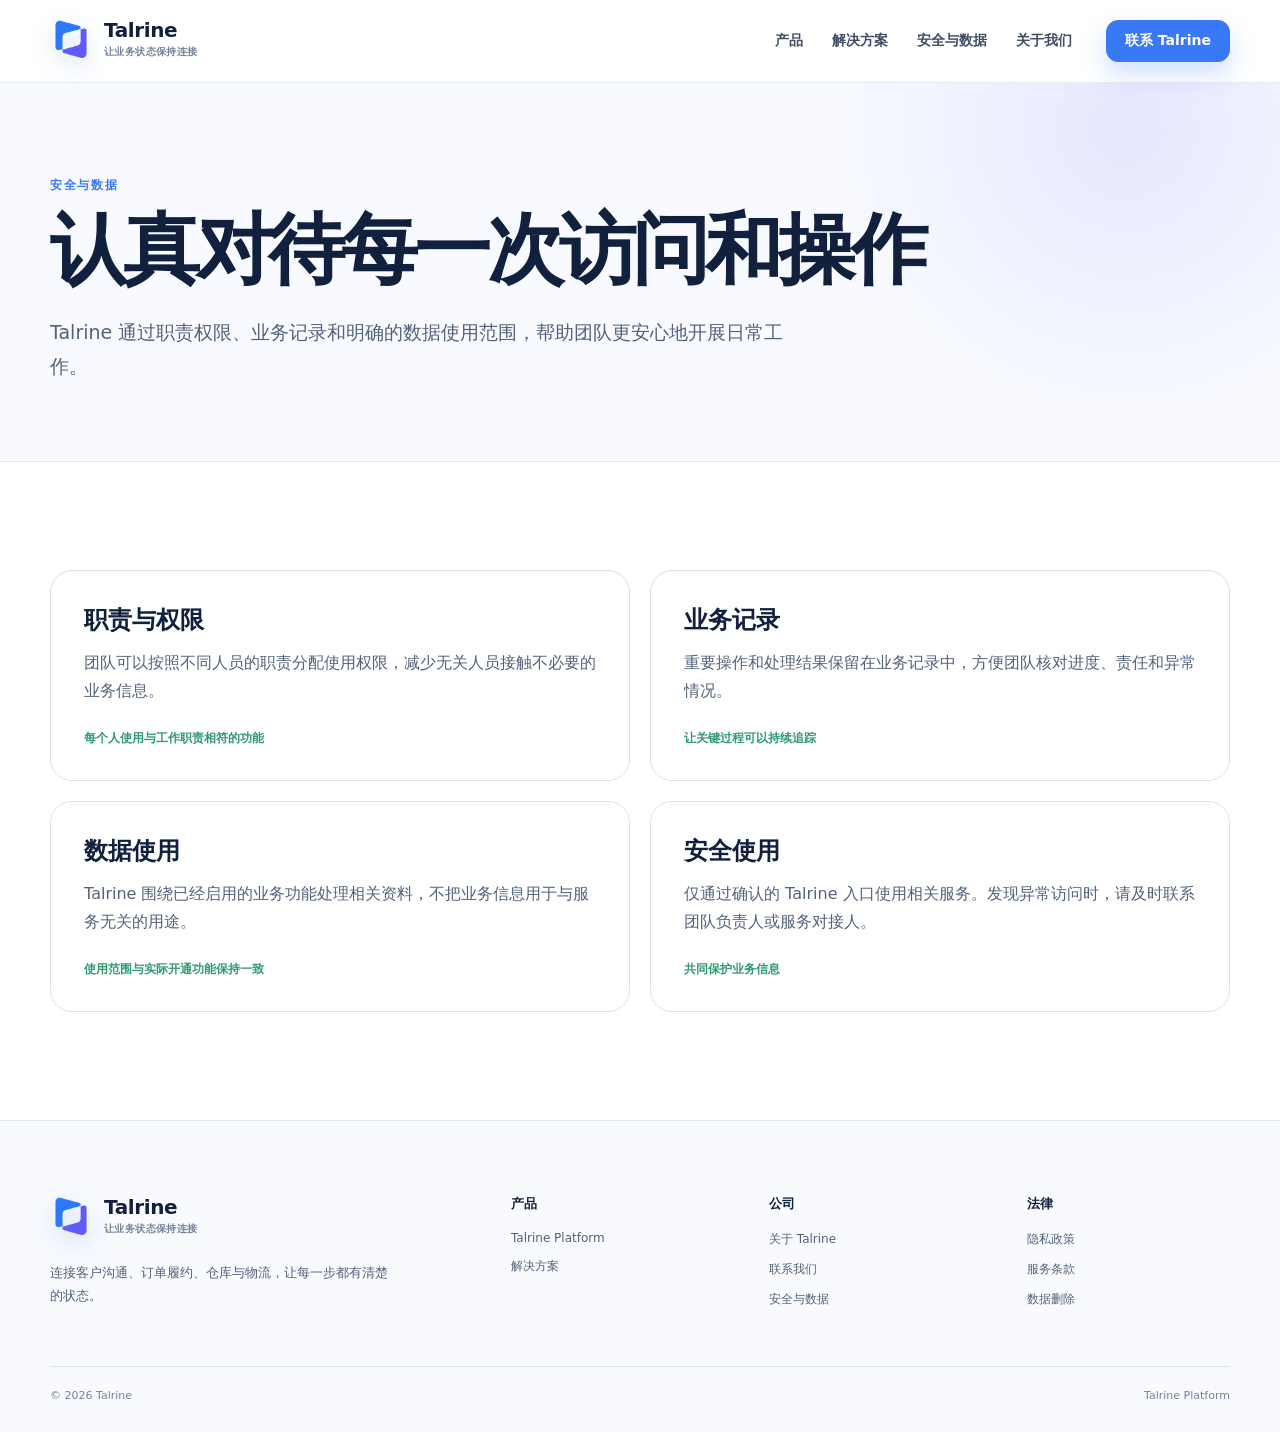
<file: security/index.html>
<!doctype html><html lang="zh-CN"><head><meta charset="utf-8"><meta name="viewport" content="width=device-width,initial-scale=1"><meta name="theme-color" content="#0c1730"><title>安全与数据 · Talrine</title><meta name="description" content="了解 Talrine 如何通过职责权限、业务记录和清楚的数据使用范围支持团队安全使用。"><meta property="og:title" content="安全与数据 · Talrine"><meta property="og:description" content="了解 Talrine 如何通过职责权限、业务记录和清楚的数据使用范围支持团队安全使用。"><meta property="og:type" content="website"><meta property="og:url" content="https://talrine.com/security"><meta property="og:image" content="https://talrine.com/assets/talrine-social-card.png"><meta name="twitter:card" content="summary_large_image"><link rel="canonical" href="https://talrine.com/security"><link rel="icon" href="/favicon.ico" sizes="any"><link rel="icon" type="image/png" href="/assets/talrine-favicon-32-v1.png" sizes="32x32"><link rel="apple-touch-icon" href="/assets/talrine-apple-touch-icon-v1.png"><link rel="manifest" href="/site.webmanifest"><link rel="stylesheet" href="/assets/main.css"></head><body class="site-body"><div class="site-shell"><header class="site-header"><div class="site-container header-inner">
  <a class="brand-link" href="/" aria-label="Talrine 首页"><span class="brand-lockup"><img src="/assets/talrine-icon-v4-square.png" alt="" aria-hidden="true"><span><strong>Talrine</strong><small>让业务状态保持连接</small></span></span></a>
  <nav class="desktop-nav" aria-label="主导航"><a href="/platform">产品</a><a href="/solutions">解决方案</a><a href="/security">安全与数据</a><a href="/about">关于我们</a></nav>
  <div class="header-actions"><a class="button button-small" href="/contact">联系 Talrine</a></div>
  <details class="mobile-nav"><summary aria-label="打开导航"><span></span><span></span><span></span></summary><nav aria-label="移动端主导航"><a href="/platform">产品</a><a href="/solutions">解决方案</a><a href="/security">安全与数据</a><a href="/about">关于我们</a><a href="/contact">联系我们</a></nav></details>
</div></header><main id="main-content"><section class="page-hero"><div class="site-container page-hero-inner"><p class="eyebrow">安全与数据</p><h1>认真对待每一次访问和操作</h1><p>Talrine 通过职责权限、业务记录和明确的数据使用范围，帮助团队更安心地开展日常工作。</p></div></section>
<section class="section"><div class="site-container boundary-grid"><article class="boundary-card"><h2>职责与权限</h2><p>团队可以按照不同人员的职责分配使用权限，减少无关人员接触不必要的业务信息。</p><strong>每个人使用与工作职责相符的功能</strong></article><article class="boundary-card"><h2>业务记录</h2><p>重要操作和处理结果保留在业务记录中，方便团队核对进度、责任和异常情况。</p><strong>让关键过程可以持续追踪</strong></article><article class="boundary-card"><h2>数据使用</h2><p>Talrine 围绕已经启用的业务功能处理相关资料，不把业务信息用于与服务无关的用途。</p><strong>使用范围与实际开通功能保持一致</strong></article><article class="boundary-card"><h2>安全使用</h2><p>仅通过确认的 Talrine 入口使用相关服务。发现异常访问时，请及时联系团队负责人或服务对接人。</p><strong>共同保护业务信息</strong></article></div></section></main><footer class="site-footer"><div class="site-container footer-grid">
  <div class="footer-brand"><span class="brand-lockup"><img src="/assets/talrine-icon-v4-square.png" alt="" aria-hidden="true"><span><strong>Talrine</strong><small>让业务状态保持连接</small></span></span><p>连接客户沟通、订单履约、仓库与物流，让每一步都有清楚的状态。</p></div>
  <div><strong>产品</strong><a href="/platform">Talrine Platform</a><a href="/solutions">解决方案</a></div>
  <div><strong>公司</strong><a href="/about">关于 Talrine</a><a href="/contact">联系我们</a><a href="/security">安全与数据</a></div>
  <div><strong>法律</strong><a href="/privacy">隐私政策</a><a href="/terms">服务条款</a><a href="/data-deletion">数据删除</a></div>
</div><div class="site-container footer-bottom"><span>© 2026 Talrine</span><span>Talrine Platform</span></div></footer></div></body></html>
</file>
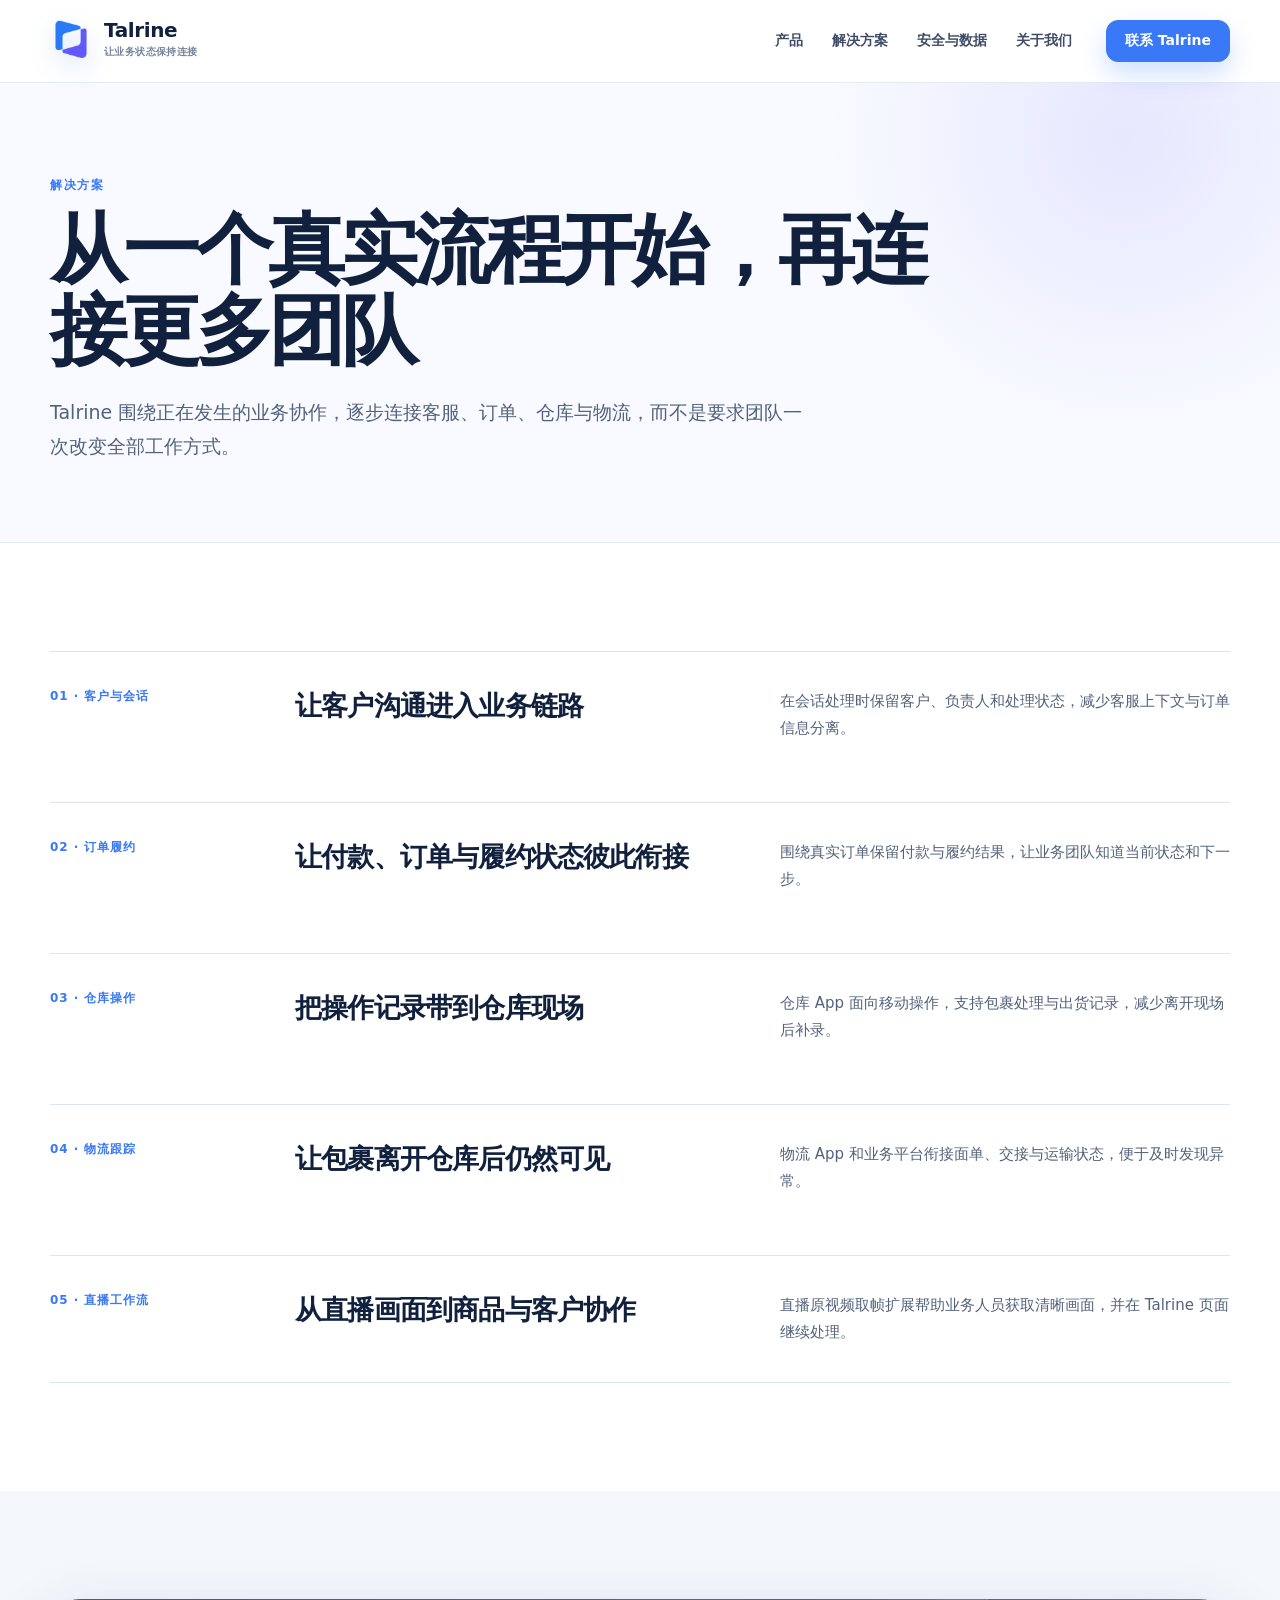
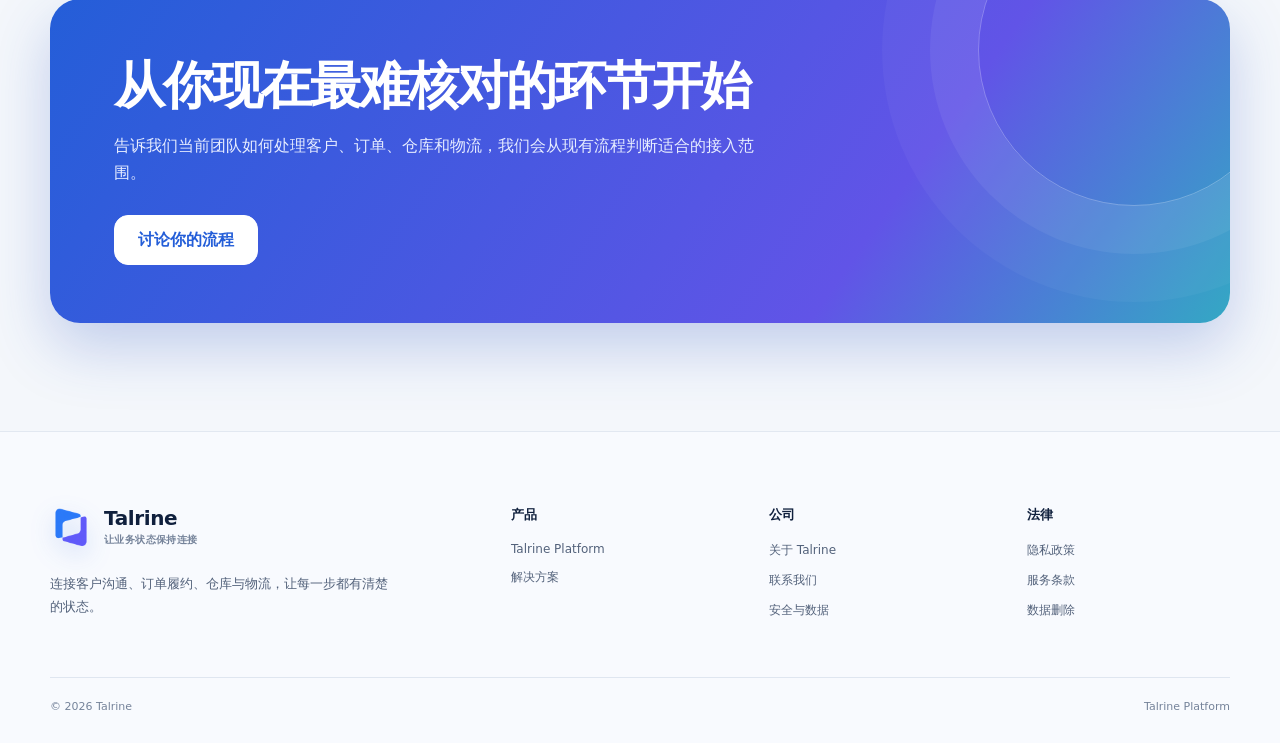
<file: solutions/index.html>
<!doctype html><html lang="zh-CN"><head><meta charset="utf-8"><meta name="viewport" content="width=device-width,initial-scale=1"><meta name="theme-color" content="#0c1730"><title>解决方案 · Talrine</title><meta name="description" content="Talrine 面向直播电商、客户服务、订单履约、仓库和物流协作的解决方案。"><meta property="og:title" content="解决方案 · Talrine"><meta property="og:description" content="Talrine 面向直播电商、客户服务、订单履约、仓库和物流协作的解决方案。"><meta property="og:type" content="website"><meta property="og:url" content="https://talrine.com/solutions"><meta property="og:image" content="https://talrine.com/assets/talrine-social-card.png"><meta name="twitter:card" content="summary_large_image"><link rel="canonical" href="https://talrine.com/solutions"><link rel="icon" href="/favicon.ico" sizes="any"><link rel="icon" type="image/png" href="/assets/talrine-favicon-32-v1.png" sizes="32x32"><link rel="apple-touch-icon" href="/assets/talrine-apple-touch-icon-v1.png"><link rel="manifest" href="/site.webmanifest"><link rel="stylesheet" href="/assets/main.css"></head><body class="site-body"><div class="site-shell"><header class="site-header"><div class="site-container header-inner">
  <a class="brand-link" href="/" aria-label="Talrine 首页"><span class="brand-lockup"><img src="/assets/talrine-icon-v4-square.png" alt="" aria-hidden="true"><span><strong>Talrine</strong><small>让业务状态保持连接</small></span></span></a>
  <nav class="desktop-nav" aria-label="主导航"><a href="/platform">产品</a><a href="/solutions">解决方案</a><a href="/security">安全与数据</a><a href="/about">关于我们</a></nav>
  <div class="header-actions"><a class="button button-small" href="/contact">联系 Talrine</a></div>
  <details class="mobile-nav"><summary aria-label="打开导航"><span></span><span></span><span></span></summary><nav aria-label="移动端主导航"><a href="/platform">产品</a><a href="/solutions">解决方案</a><a href="/security">安全与数据</a><a href="/about">关于我们</a><a href="/contact">联系我们</a></nav></details>
</div></header><main id="main-content"><section class="page-hero"><div class="site-container page-hero-inner"><p class="eyebrow">解决方案</p><h1>从一个真实流程开始，再连接更多团队</h1><p>Talrine 围绕正在发生的业务协作，逐步连接客服、订单、仓库与物流，而不是要求团队一次改变全部工作方式。</p></div></section>
<section class="section"><div class="site-container solution-list"><article class="solution-row"><span>01 · 客户与会话</span><h2>让客户沟通进入业务链路</h2><p>在会话处理时保留客户、负责人和处理状态，减少客服上下文与订单信息分离。</p></article><article class="solution-row"><span>02 · 订单履约</span><h2>让付款、订单与履约状态彼此衔接</h2><p>围绕真实订单保留付款与履约结果，让业务团队知道当前状态和下一步。</p></article><article class="solution-row"><span>03 · 仓库操作</span><h2>把操作记录带到仓库现场</h2><p>仓库 App 面向移动操作，支持包裹处理与出货记录，减少离开现场后补录。</p></article><article class="solution-row"><span>04 · 物流跟踪</span><h2>让包裹离开仓库后仍然可见</h2><p>物流 App 和业务平台衔接面单、交接与运输状态，便于及时发现异常。</p></article><article class="solution-row"><span>05 · 直播工作流</span><h2>从直播画面到商品与客户协作</h2><p>直播原视频取帧扩展帮助业务人员获取清晰画面，并在 Talrine 页面继续处理。</p></article></div></section>
<section class="section section-soft"><div class="site-container cta-panel"><h2>从你现在最难核对的环节开始</h2><p>告诉我们当前团队如何处理客户、订单、仓库和物流，我们会从现有流程判断适合的接入范围。</p><a class="button" href="/contact">讨论你的流程</a></div></section></main><footer class="site-footer"><div class="site-container footer-grid">
  <div class="footer-brand"><span class="brand-lockup"><img src="/assets/talrine-icon-v4-square.png" alt="" aria-hidden="true"><span><strong>Talrine</strong><small>让业务状态保持连接</small></span></span><p>连接客户沟通、订单履约、仓库与物流，让每一步都有清楚的状态。</p></div>
  <div><strong>产品</strong><a href="/platform">Talrine Platform</a><a href="/solutions">解决方案</a></div>
  <div><strong>公司</strong><a href="/about">关于 Talrine</a><a href="/contact">联系我们</a><a href="/security">安全与数据</a></div>
  <div><strong>法律</strong><a href="/privacy">隐私政策</a><a href="/terms">服务条款</a><a href="/data-deletion">数据删除</a></div>
</div><div class="site-container footer-bottom"><span>© 2026 Talrine</span><span>Talrine Platform</span></div></footer></div></body></html>
</file>
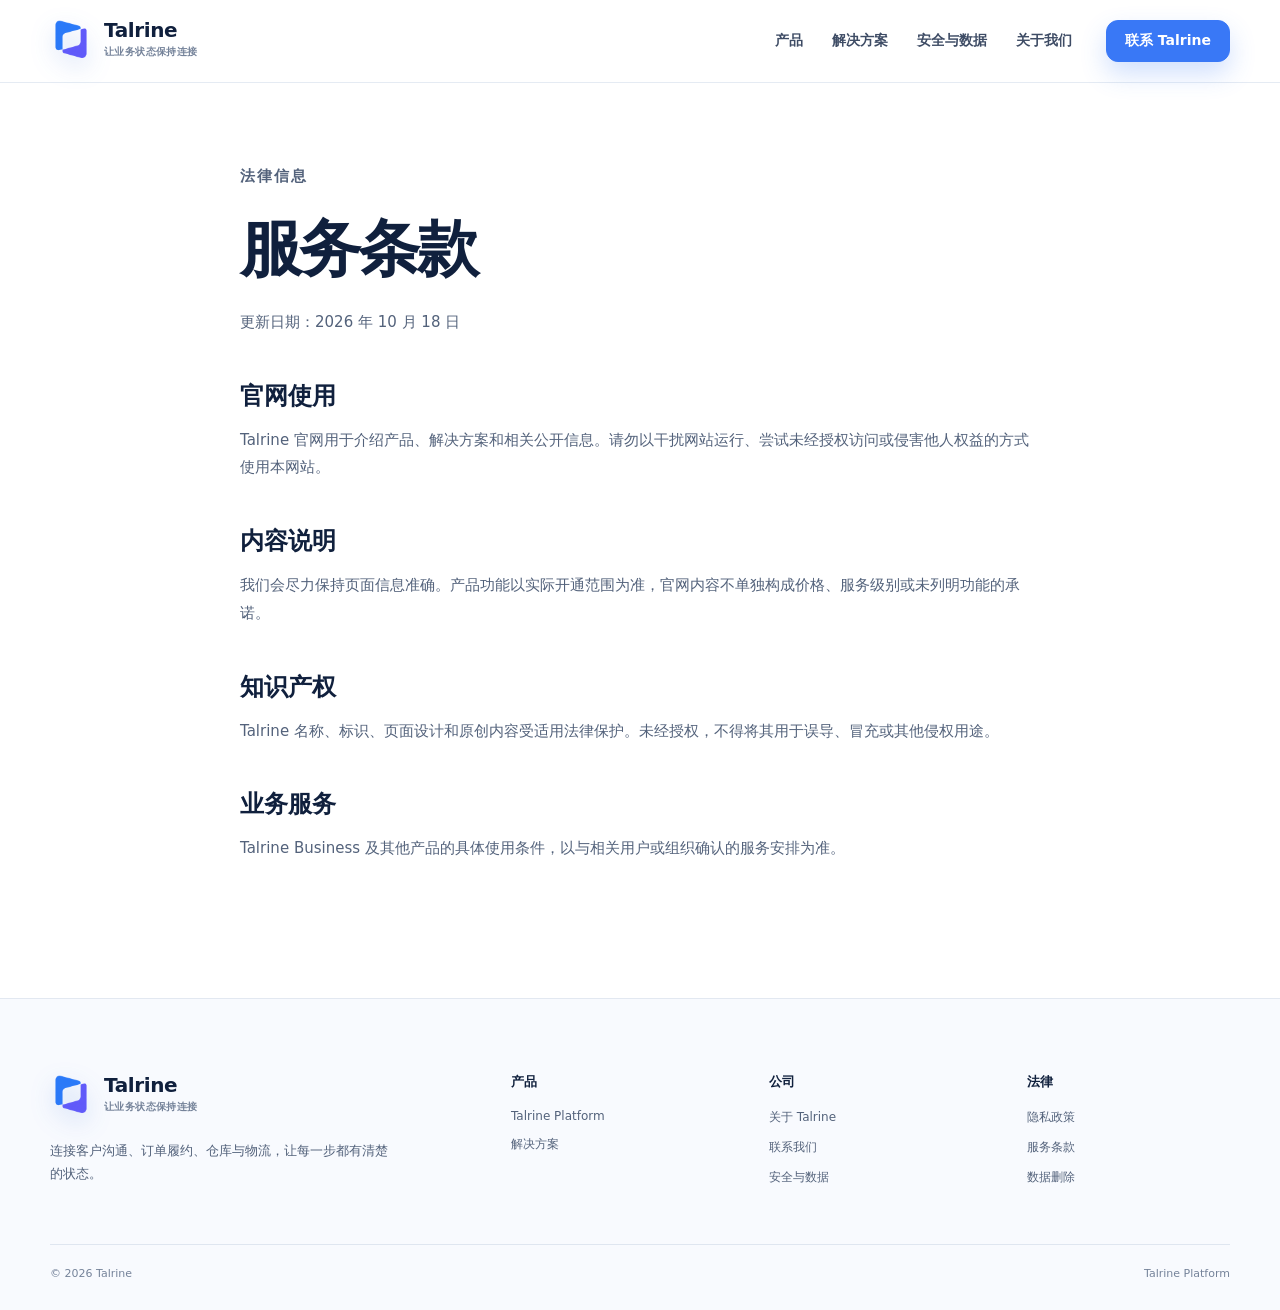
<file: terms/index.html>
<!doctype html><html lang="zh-CN"><head><meta charset="utf-8"><meta name="viewport" content="width=device-width,initial-scale=1"><meta name="theme-color" content="#0c1730"><title>服务条款 · Talrine</title><meta name="description" content="了解 Talrine 官网及产品公开信息的使用说明。"><meta property="og:title" content="服务条款 · Talrine"><meta property="og:description" content="了解 Talrine 官网及产品公开信息的使用说明。"><meta property="og:type" content="website"><meta property="og:url" content="https://talrine.com/terms"><meta property="og:image" content="https://talrine.com/assets/talrine-social-card.png"><meta name="twitter:card" content="summary_large_image"><link rel="canonical" href="https://talrine.com/terms"><link rel="icon" href="/favicon.ico" sizes="any"><link rel="icon" type="image/png" href="/assets/talrine-favicon-32-v1.png" sizes="32x32"><link rel="apple-touch-icon" href="/assets/talrine-apple-touch-icon-v1.png"><link rel="manifest" href="/site.webmanifest"><link rel="stylesheet" href="/assets/main.css"></head><body class="site-body"><div class="site-shell"><header class="site-header"><div class="site-container header-inner">
  <a class="brand-link" href="/" aria-label="Talrine 首页"><span class="brand-lockup"><img src="/assets/talrine-icon-v4-square.png" alt="" aria-hidden="true"><span><strong>Talrine</strong><small>让业务状态保持连接</small></span></span></a>
  <nav class="desktop-nav" aria-label="主导航"><a href="/platform">产品</a><a href="/solutions">解决方案</a><a href="/security">安全与数据</a><a href="/about">关于我们</a></nav>
  <div class="header-actions"><a class="button button-small" href="/contact">联系 Talrine</a></div>
  <details class="mobile-nav"><summary aria-label="打开导航"><span></span><span></span><span></span></summary><nav aria-label="移动端主导航"><a href="/platform">产品</a><a href="/solutions">解决方案</a><a href="/security">安全与数据</a><a href="/about">关于我们</a><a href="/contact">联系我们</a></nav></details>
</div></header><main id="main-content"><article class="prose"><p class="eyebrow">法律信息</p><h1>服务条款</h1><p class="legal-date">更新日期：2026 年 10 月 18 日</p><h2>官网使用</h2><p>Talrine 官网用于介绍产品、解决方案和相关公开信息。请勿以干扰网站运行、尝试未经授权访问或侵害他人权益的方式使用本网站。</p><h2>内容说明</h2><p>我们会尽力保持页面信息准确。产品功能以实际开通范围为准，官网内容不单独构成价格、服务级别或未列明功能的承诺。</p><h2>知识产权</h2><p>Talrine 名称、标识、页面设计和原创内容受适用法律保护。未经授权，不得将其用于误导、冒充或其他侵权用途。</p><h2>业务服务</h2><p>Talrine Business 及其他产品的具体使用条件，以与相关用户或组织确认的服务安排为准。</p></article></main><footer class="site-footer"><div class="site-container footer-grid">
  <div class="footer-brand"><span class="brand-lockup"><img src="/assets/talrine-icon-v4-square.png" alt="" aria-hidden="true"><span><strong>Talrine</strong><small>让业务状态保持连接</small></span></span><p>连接客户沟通、订单履约、仓库与物流，让每一步都有清楚的状态。</p></div>
  <div><strong>产品</strong><a href="/platform">Talrine Platform</a><a href="/solutions">解决方案</a></div>
  <div><strong>公司</strong><a href="/about">关于 Talrine</a><a href="/contact">联系我们</a><a href="/security">安全与数据</a></div>
  <div><strong>法律</strong><a href="/privacy">隐私政策</a><a href="/terms">服务条款</a><a href="/data-deletion">数据删除</a></div>
</div><div class="site-container footer-bottom"><span>© 2026 Talrine</span><span>Talrine Platform</span></div></footer></div></body></html>
</file>
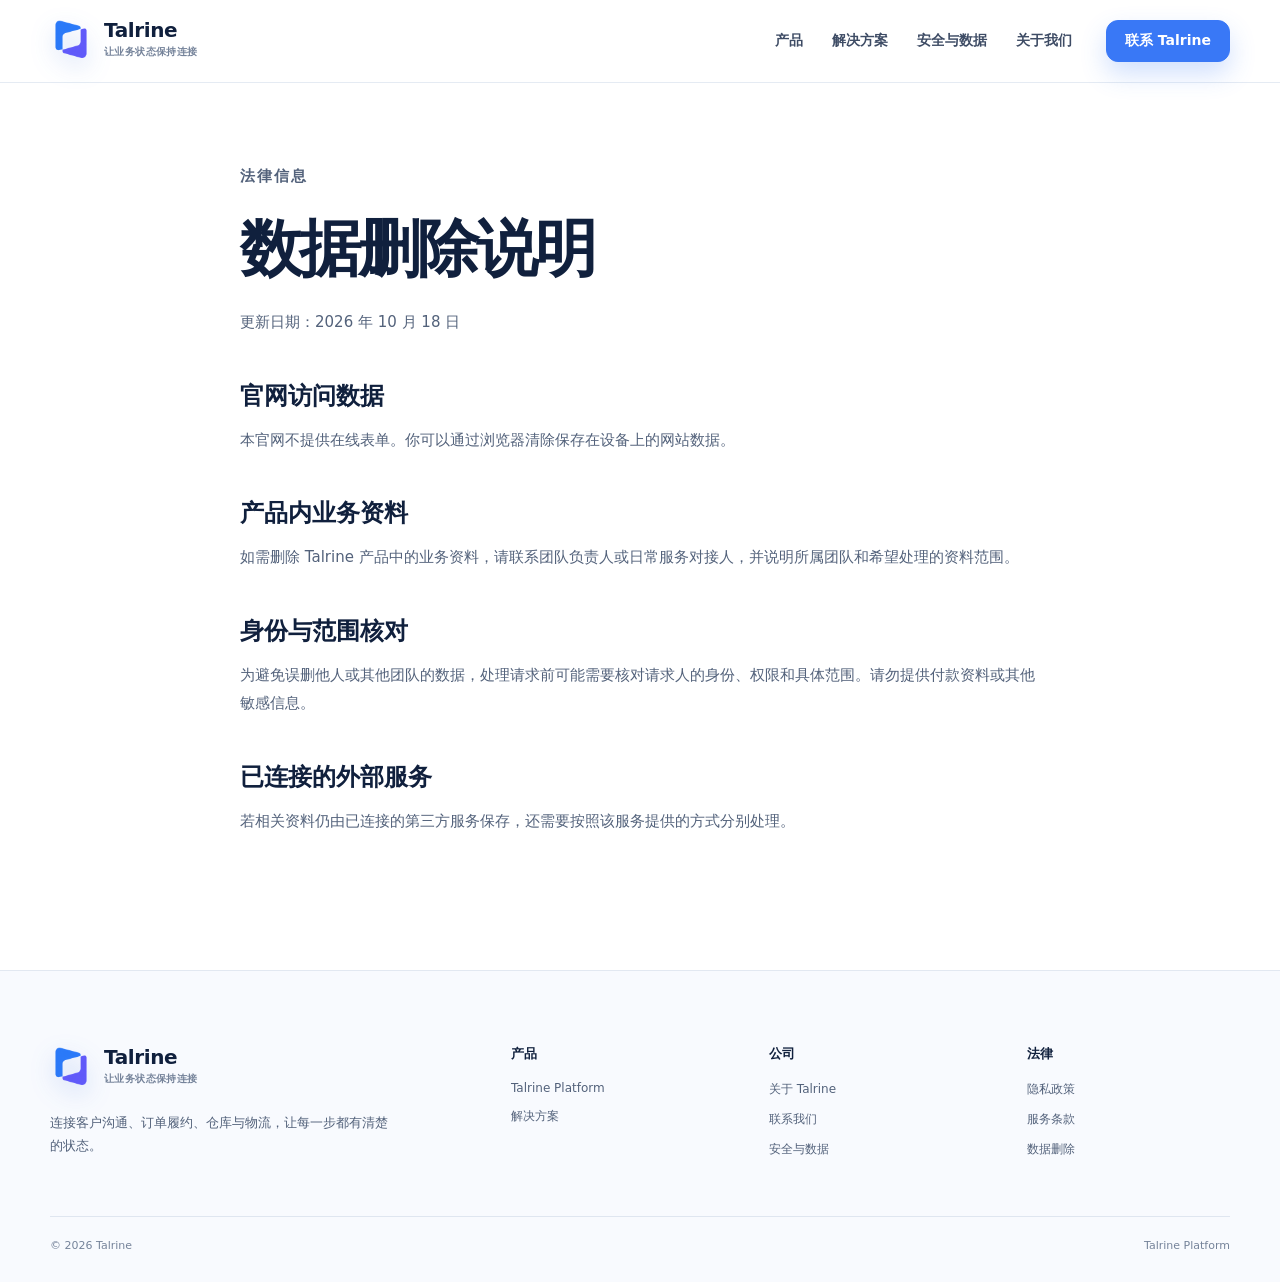
<file: data-deletion.html>
<!doctype html><html lang="zh-CN"><head><meta charset="utf-8"><meta http-equiv="refresh" content="0;url=/data-deletion"><meta name="robots" content="noindex"><link rel="canonical" href="https://talrine.com/data-deletion"><title>数据删除 · Talrine</title></head><body><p><a href="/data-deletion">前往 Talrine 数据删除说明</a></p></body></html>
</file>
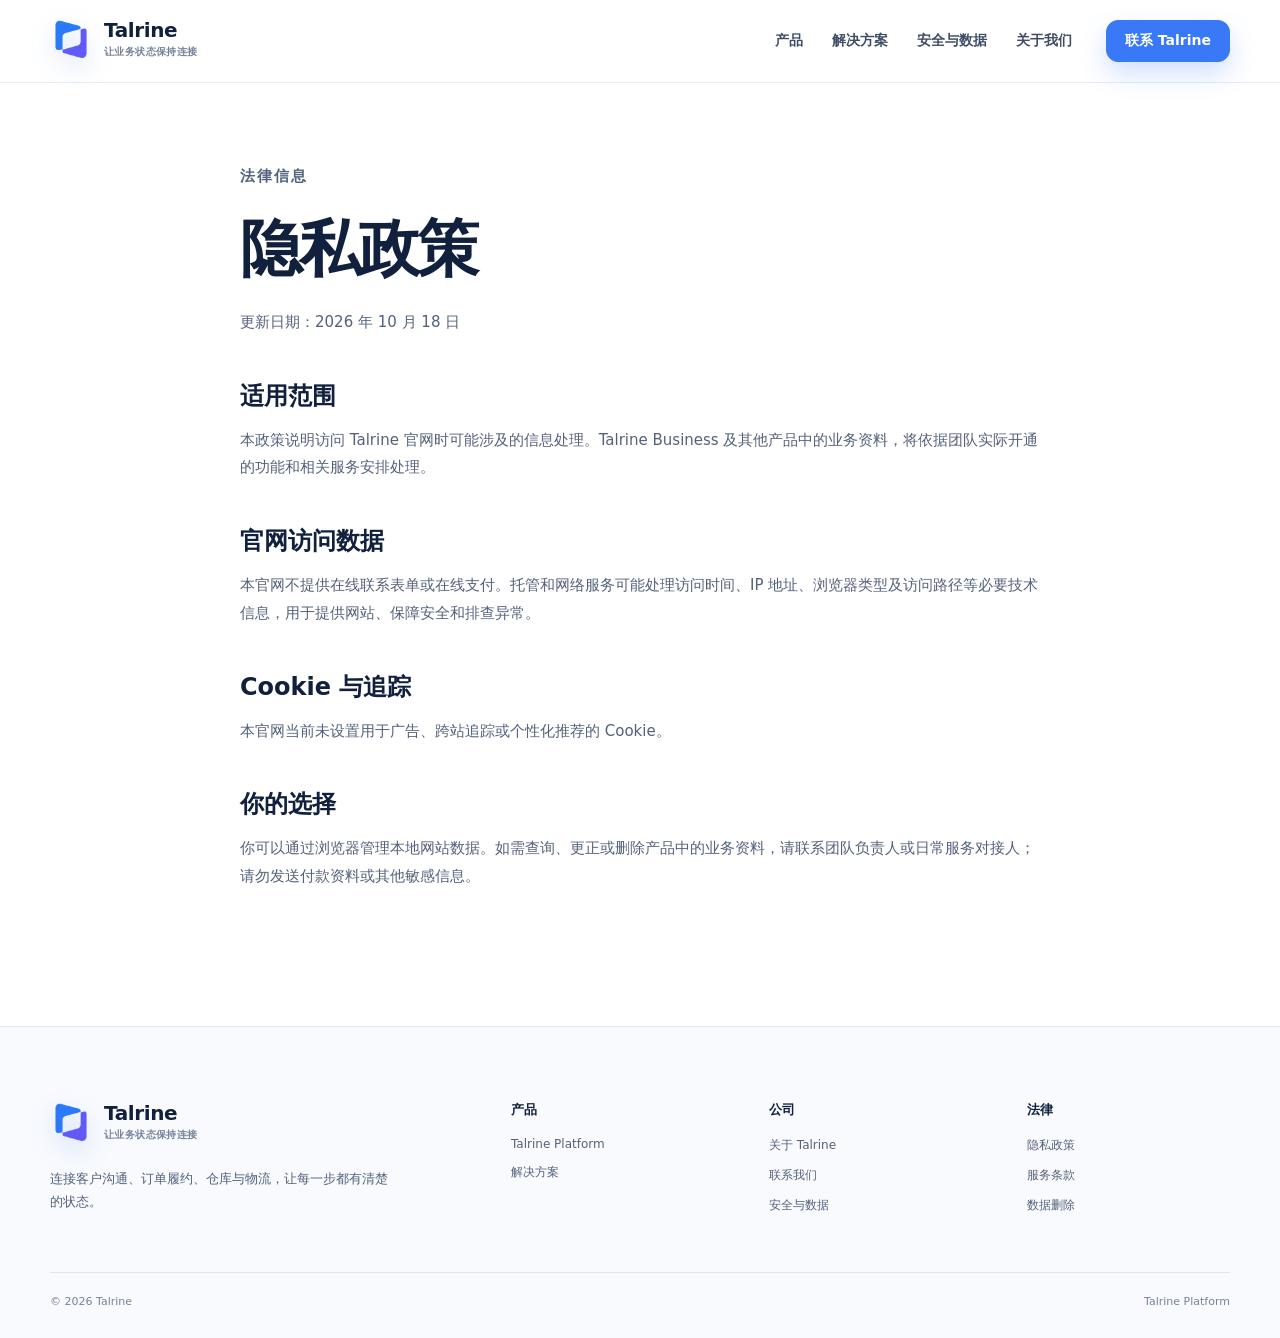
<file: privacy.html>
<!doctype html><html lang="zh-CN"><head><meta charset="utf-8"><meta http-equiv="refresh" content="0;url=/privacy"><meta name="robots" content="noindex"><link rel="canonical" href="https://talrine.com/privacy"><title>隐私政策 · Talrine</title></head><body><p><a href="/privacy">前往 Talrine 隐私政策</a></p></body></html>
</file>
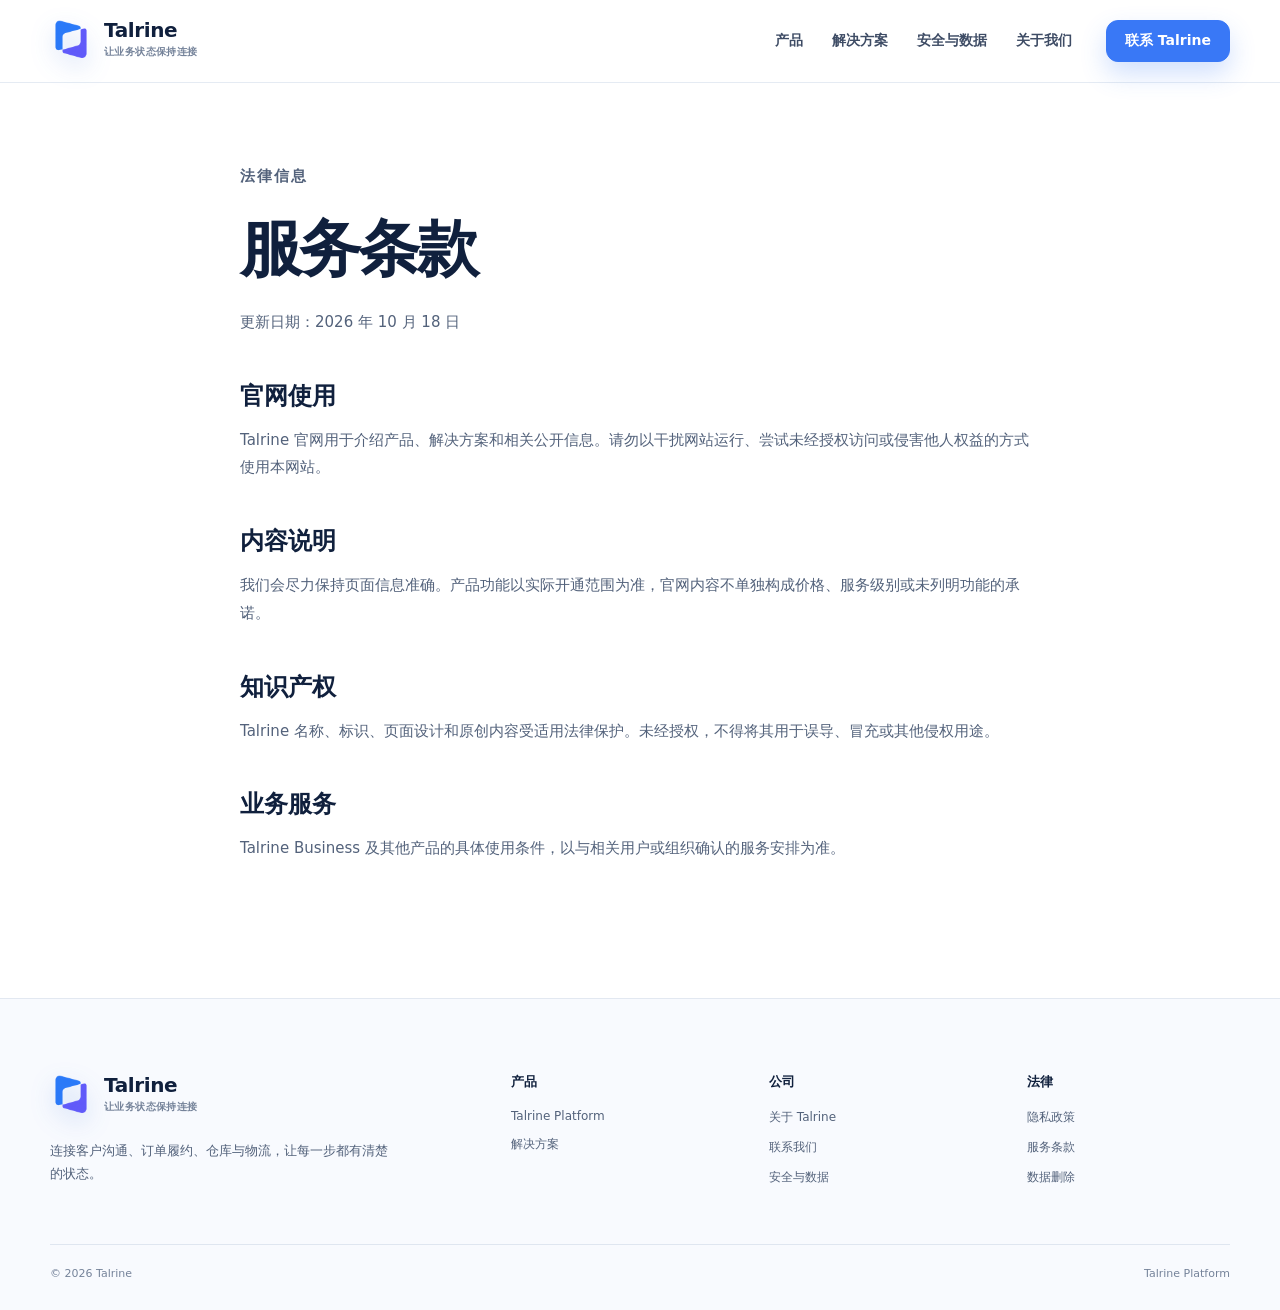
<file: terms.html>
<!doctype html><html lang="zh-CN"><head><meta charset="utf-8"><meta http-equiv="refresh" content="0;url=/terms"><meta name="robots" content="noindex"><link rel="canonical" href="https://talrine.com/terms"><title>服务条款 · Talrine</title></head><body><p><a href="/terms">前往 Talrine 服务条款</a></p></body></html>
</file>
<file: assets/main.css>
:root {
  --ink: #10203d;
  --ink-soft: #53627b;
  --muted: #75839a;
  --line: #dce4ef;
  --surface: #ffffff;
  --surface-soft: #f4f7fb;
  --blue: #3978f6;
  --blue-deep: #245ed8;
  --violet: #6b5cf5;
  --cyan: #36b9cf;
  --green: #2f9b70;
  --orange: #ee8d55;
  --shadow: 0 24px 70px rgba(19, 42, 83, .12);
  --radius: 24px;
}

* { box-sizing: border-box; }
html { scroll-behavior: smooth; }
body { margin: 0; background: #fff; color: var(--ink); font-family: Inter, ui-sans-serif, system-ui, -apple-system, BlinkMacSystemFont, "Segoe UI", "PingFang SC", "Noto Sans CJK SC", "Microsoft YaHei", sans-serif; -webkit-font-smoothing: antialiased; }
button, input, textarea, select { font: inherit; }
a { color: inherit; }
img { max-width: 100%; }
.site-body { min-width: 320px; }
.site-shell { min-height: 100vh; display: flex; flex-direction: column; overflow: clip; }
#main-content { flex: 1; }
.site-container { width: min(1180px, calc(100% - 48px)); margin: 0 auto; }
.section { padding: 108px 0; }
.section-soft { background: var(--surface-soft); }
.section-dark { color: white; background: #0b1730; }
.eyebrow { margin: 0 0 16px; color: var(--blue); font-size: 12px; font-weight: 800; letter-spacing: .14em; text-transform: uppercase; }
.section-dark .eyebrow { color: #86adff; }
.section-heading { display: grid; grid-template-columns: minmax(0, 640px) minmax(240px, 390px); justify-content: space-between; align-items: end; gap: 42px; margin-bottom: 48px; }
.section-heading h2 { margin: 0; font-size: clamp(34px, 4vw, 55px); line-height: 1.08; letter-spacing: -.045em; }
.section-heading > p { margin: 0; color: var(--ink-soft); font-size: 17px; line-height: 1.8; }
.section-dark .section-heading > p { color: #aebbd0; }
.button { display: inline-flex; min-height: 50px; padding: 0 23px; align-items: center; justify-content: center; gap: 9px; border: 1px solid var(--blue); border-radius: 14px; background: var(--blue); color: white; font-weight: 800; text-decoration: none; box-shadow: 0 12px 26px rgba(57, 120, 246, .23); transition: transform .18s ease, background .18s ease, box-shadow .18s ease; }
.button:hover { transform: translateY(-2px); background: var(--blue-deep); box-shadow: 0 16px 30px rgba(57, 120, 246, .3); }
.button-secondary { border-color: #cbd7e7; background: white; color: var(--ink); box-shadow: none; }
.button-secondary:hover { background: #f7f9fd; }
.button-small { min-height: 42px; padding: 0 18px; border-radius: 12px; font-size: 14px; }
.text-link { color: var(--ink-soft); font-size: 14px; font-weight: 800; text-decoration: none; }
.text-link:hover { color: var(--blue); }

.site-header { position: relative; z-index: 50; border-bottom: 1px solid rgba(220, 228, 239, .75); background: rgba(255, 255, 255, .9); backdrop-filter: blur(18px); }
.header-inner { min-height: 82px; display: flex; align-items: center; gap: 34px; }
.brand-link { margin-right: auto; text-decoration: none; }
.brand-lockup { display: inline-flex; align-items: center; gap: 12px; }
.brand-lockup img { width: 42px; height: 42px; object-fit: contain; filter: drop-shadow(0 9px 12px rgba(36, 94, 216, .2)); }
.brand-lockup > span { display: grid; }
.brand-lockup strong { font-size: 20px; line-height: 1.1; letter-spacing: -.02em; }
.brand-lockup small { margin-top: 4px; color: var(--muted); font-size: 10px; font-weight: 600; letter-spacing: .04em; }
.desktop-nav { display: flex; align-items: center; gap: 29px; }
.desktop-nav a { position: relative; color: #3e4c65; font-size: 14px; font-weight: 700; text-decoration: none; }
.desktop-nav a::after { position: absolute; left: 50%; bottom: -12px; width: 0; height: 2px; border-radius: 3px; background: var(--blue); content: ''; transition: width .18s ease, left .18s ease; }
.desktop-nav a:hover::after, .desktop-nav a.router-link-active::after { left: 0; width: 100%; }
.header-actions { display: flex; align-items: center; gap: 18px; }
.mobile-nav { display: none; position: relative; }

.hero { position: relative; padding: 94px 0 118px; background: radial-gradient(circle at 78% 16%, rgba(107, 92, 245, .15), transparent 26%), radial-gradient(circle at 12% 55%, rgba(54, 185, 207, .1), transparent 27%), linear-gradient(180deg, #f9fbff 0, #fff 88%); }
.hero::before { position: absolute; inset: 0; pointer-events: none; opacity: .32; background-image: linear-gradient(#e2e9f4 1px, transparent 1px), linear-gradient(90deg, #e2e9f4 1px, transparent 1px); background-size: 42px 42px; mask-image: linear-gradient(to bottom, #000, transparent 80%); content: ''; }
.hero-grid { position: relative; display: grid; grid-template-columns: minmax(0, 1fr) minmax(490px, .92fr); gap: 52px; align-items: center; }
.hero-copy h1 { max-width: 700px; margin: 0; font-size: clamp(49px, 6vw, 82px); line-height: 1.02; letter-spacing: -.06em; }
.hero-copy h1 span { display: inline-block; white-space: nowrap; color: transparent; background: linear-gradient(100deg, var(--blue) 5%, var(--violet) 72%); background-clip: text; -webkit-background-clip: text; }
.hero-copy > p:not(.eyebrow) { max-width: 630px; margin: 27px 0 0; color: var(--ink-soft); font-size: 19px; line-height: 1.8; }
.hero-actions { display: flex; flex-wrap: wrap; gap: 12px; margin-top: 36px; }
.hero-note { display: flex; flex-wrap: wrap; gap: 17px; margin-top: 25px; color: var(--muted); font-size: 12px; font-weight: 700; }
.hero-note span::before { display: inline-block; width: 6px; height: 6px; margin: 0 8px 1px 0; border-radius: 50%; background: var(--green); content: ''; }

.workflow-visual { position: relative; border: 1px solid rgba(205, 216, 234, .9); border-radius: 27px; background: rgba(255, 255, 255, .82); box-shadow: var(--shadow); backdrop-filter: blur(18px); overflow: hidden; transform: perspective(1200px) rotateY(-2deg) rotateX(1deg); }
.workflow-visual::after { position: absolute; width: 190px; height: 190px; right: -70px; bottom: -85px; border-radius: 50%; background: rgba(57, 120, 246, .1); content: ''; }
.visual-toolbar { height: 48px; padding: 0 18px; display: flex; align-items: center; gap: 7px; border-bottom: 1px solid #e3e9f2; background: #fbfcfe; }
.visual-toolbar > span { width: 8px; height: 8px; border-radius: 50%; background: #c7d0dd; }
.visual-toolbar > span:nth-child(1) { background: #ff927b; }
.visual-toolbar > span:nth-child(2) { background: #f7ca5b; }
.visual-toolbar > span:nth-child(3) { background: #62c99a; }
.visual-toolbar b { margin-left: 8px; color: #69768b; font-size: 11px; letter-spacing: .06em; }
.visual-board { min-height: 310px; padding: 37px 29px; display: grid; grid-template-columns: minmax(0, 1fr) 28px minmax(0, 1fr) 28px minmax(0, 1fr); align-items: center; gap: 5px; background: linear-gradient(145deg, #f6f9ff, #eef3fa); }
.visual-card { position: relative; min-height: 178px; padding: 18px; border: 1px solid #dfe6f1; border-radius: 17px; background: white; box-shadow: 0 13px 34px rgba(33, 57, 94, .08); }
.visual-card::before { position: absolute; left: 17px; top: 0; width: 38px; height: 3px; border-radius: 0 0 4px 4px; background: var(--blue); content: ''; }
.visual-card-head { display: flex; gap: 10px; align-items: center; }
.visual-card-head > div { display: grid; gap: 3px; }
.visual-card strong { font-size: 14px; }
.visual-card small { color: var(--muted); font-size: 9px; }
.visual-card p { color: var(--ink-soft); font-size: 10px; line-height: 1.55; }
.avatar { width: 33px; height: 33px; border-radius: 50%; display: grid; place-items: center; background: #e8f0ff; color: var(--blue); font-size: 12px; font-weight: 800; }
.status-chip { display: inline-flex; padding: 5px 8px; border-radius: 99px; background: #fff1d9; color: #8b6418; font-size: 9px; font-weight: 800; }
.status-chip.success { background: #e3f4eb; color: #277653; }
.flow-arrow { color: #8da6d7; font-size: 19px; font-weight: 800; text-align: center; }
.order-card, .parcel-card { display: flex; flex-direction: column; gap: 9px; justify-content: center; }
.progress-line { height: 6px; overflow: hidden; border-radius: 9px; background: #eaf0f8; }
.progress-line span { display: block; width: 68%; height: 100%; background: linear-gradient(90deg, var(--blue), var(--violet)); }
.parcel-icon { width: 52px; height: 42px; display: flex; padding: 7px; align-items: end; gap: 3px; border: 1px solid #dce4ef; border-radius: 9px; background: #f7f9fc; }
.parcel-icon i { flex: 1; height: 80%; background: #a9b9d2; }
.parcel-icon i:nth-child(2) { height: 100%; background: var(--blue); }
.parcel-icon i:nth-child(3) { height: 58%; background: var(--violet); }
.visual-metrics { position: relative; z-index: 1; display: grid; grid-template-columns: repeat(3, 1fr); border-top: 1px solid #e1e7f0; background: white; }
.visual-metrics span { padding: 18px; display: grid; gap: 4px; border-right: 1px solid #e8edf4; }
.visual-metrics span:last-child { border: 0; }
.visual-metrics b { font-size: 11px; }
.visual-metrics small { color: var(--muted); font-size: 9px; }

.product-grid { display: grid; grid-template-columns: repeat(12, minmax(0, 1fr)); gap: 20px; }
.product-card { position: relative; min-height: 290px; padding: 32px; overflow: hidden; border: 1px solid var(--line); border-radius: var(--radius); background: white; transition: transform .18s ease, box-shadow .18s ease; }
.product-card:hover { transform: translateY(-4px); box-shadow: 0 18px 45px rgba(24, 49, 88, .1); }
.product-card:nth-child(1) { grid-column: span 7; background: linear-gradient(140deg, #f3f7ff, #fff); }
.product-card:nth-child(2) { grid-column: span 5; }
.product-card:nth-child(3), .product-card:nth-child(4) { grid-column: span 6; }
.product-icon { width: 48px; height: 48px; margin-bottom: 30px; border-radius: 14px; display: grid; place-items: center; color: white; background: linear-gradient(135deg, var(--blue), var(--violet)); box-shadow: 0 10px 24px rgba(57, 120, 246, .25); font-size: 15px; font-weight: 900; }
.product-card h3 { margin: 0 0 12px; font-size: 25px; letter-spacing: -.03em; }
.product-card p { max-width: 540px; margin: 0; color: var(--ink-soft); font-size: 15px; line-height: 1.75; }
.product-card ul { margin: 22px 0 0; padding: 0; display: flex; flex-wrap: wrap; gap: 8px; list-style: none; }
.product-card li { padding: 7px 10px; border: 1px solid #dbe5f5; border-radius: 99px; background: rgba(255, 255, 255, .8); color: #4f6382; font-size: 11px; font-weight: 700; }

.chain { display: grid; grid-template-columns: repeat(4, 1fr); gap: 0; }
.chain article { position: relative; min-height: 230px; padding: 31px 28px; border: 1px solid #273654; border-right: 0; }
.chain article:first-child { border-radius: 20px 0 0 20px; }
.chain article:last-child { border-right: 1px solid #273654; border-radius: 0 20px 20px 0; }
.chain article::after { position: absolute; z-index: 2; right: -14px; top: 43px; width: 27px; height: 27px; display: grid; place-items: center; border: 1px solid #415271; border-radius: 50%; background: #0b1730; color: #8aaeff; content: '→'; }
.chain article:last-child::after { display: none; }
.chain em { color: #759ff9; font-size: 12px; font-style: normal; font-weight: 800; }
.chain h3 { margin: 48px 0 12px; font-size: 21px; }
.chain p { margin: 0; color: #aebbd0; font-size: 14px; line-height: 1.7; }

.proof-strip { padding: 34px 0; border-top: 1px solid #e3e9f2; border-bottom: 1px solid #e3e9f2; }
.proof-grid { display: grid; grid-template-columns: repeat(3, 1fr); gap: 40px; }
.proof-grid article { display: grid; grid-template-columns: 42px 1fr; gap: 14px; align-items: start; }
.proof-grid i { width: 42px; height: 42px; display: grid; place-items: center; border-radius: 12px; background: #eaf1ff; color: var(--blue); font-style: normal; font-weight: 900; }
.proof-grid strong { display: block; margin: 1px 0 6px; font-size: 15px; }
.proof-grid p { margin: 0; color: var(--muted); font-size: 12px; line-height: 1.6; }

.cta-panel { position: relative; padding: 58px 64px; overflow: hidden; border-radius: 30px; color: white; background: linear-gradient(125deg, #245ed8, #6154e7 70%, #34a8c4); box-shadow: 0 24px 60px rgba(48, 86, 193, .26); }
.cta-panel::after { position: absolute; right: -60px; top: -105px; width: 310px; height: 310px; border: 1px solid rgba(255, 255, 255, .28); border-radius: 50%; content: ''; box-shadow: 0 0 0 48px rgba(255, 255, 255, .06), 0 0 0 96px rgba(255, 255, 255, .035); }
.cta-panel h2 { position: relative; z-index: 1; max-width: 690px; margin: 0; font-size: clamp(36px, 4vw, 55px); line-height: 1.12; letter-spacing: -.04em; }
.cta-panel p { position: relative; z-index: 1; max-width: 650px; margin: 18px 0 29px; color: #e7edff; font-size: 16px; line-height: 1.7; }
.cta-panel .button { position: relative; z-index: 1; border-color: white; background: white; color: #245ed8; box-shadow: none; }

.page-hero { padding: 94px 0 78px; border-bottom: 1px solid #e4eaf3; background: radial-gradient(circle at 88% 12%, rgba(107, 92, 245, .12), transparent 25%), #f8faff; }
.page-hero-inner { max-width: 1180px; }
.page-hero h1 { max-width: 890px; margin: 0; font-size: clamp(48px, 6vw, 78px); line-height: 1.05; letter-spacing: -.055em; }
.page-hero-inner > p:not(.eyebrow) { max-width: 770px; margin: 24px 0 0; color: var(--ink-soft); font-size: 19px; line-height: 1.8; }
.page-hero .hero-actions { margin-top: 30px; }

.feature-grid { display: grid; grid-template-columns: repeat(3, minmax(0, 1fr)); gap: 20px; }
.feature-card { min-height: 240px; padding: 29px; border: 1px solid var(--line); border-radius: 20px; background: white; }
.feature-card > span { display: inline-flex; padding: 6px 9px; border-radius: 8px; color: var(--blue); background: #eaf1ff; font-size: 11px; font-weight: 800; }
.feature-card h3 { margin: 29px 0 11px; font-size: 21px; }
.feature-card p { margin: 0; color: var(--ink-soft); font-size: 14px; line-height: 1.75; }
.feature-card ul { margin: 16px 0 0; padding-left: 19px; color: var(--ink-soft); font-size: 13px; line-height: 1.8; }
.feature-card-wide { grid-column: span 2; }

.solution-list { display: grid; gap: 24px; }
.solution-row { display: grid; grid-template-columns: 210px 1fr 1fr; gap: 35px; align-items: start; padding: 36px 0; border-top: 1px solid var(--line); }
.solution-row:last-child { border-bottom: 1px solid var(--line); }
.solution-row > span { color: var(--blue); font-size: 12px; font-weight: 800; letter-spacing: .08em; }
.solution-row h2 { margin: 0; font-size: 27px; letter-spacing: -.03em; }
.solution-row p { margin: 0; color: var(--ink-soft); font-size: 15px; line-height: 1.8; }

.boundary-grid { display: grid; grid-template-columns: repeat(2, minmax(0, 1fr)); gap: 20px; }
.boundary-card { padding: 33px; border: 1px solid var(--line); border-radius: 22px; background: white; }
.boundary-card h2, .boundary-card h3 { margin: 0 0 13px; }
.boundary-card p { margin: 0; color: var(--ink-soft); line-height: 1.75; }
.boundary-card strong { display: block; margin-top: 25px; color: var(--green); font-size: 12px; }
.boundary-card.warning strong { color: #a36b20; }

.prose { width: min(800px, calc(100% - 48px)); margin: 0 auto; padding: 80px 0 120px; }
.prose h1 { margin: 0 0 18px; font-size: clamp(42px, 5vw, 62px); letter-spacing: -.05em; }
.prose h2 { margin: 43px 0 13px; font-size: 24px; }
.prose p, .prose li { color: var(--ink-soft); font-size: 15px; line-height: 1.85; }
.prose a { color: var(--blue); }
.legal-date { margin: 0 0 34px; color: var(--muted); font-size: 13px; }
.contact-card { display: grid; grid-template-columns: 1.1fr .9fr; gap: 0; overflow: hidden; border: 1px solid var(--line); border-radius: 26px; background: white; box-shadow: var(--shadow); }
.contact-card > div { min-height: 390px; padding: 46px; }
.contact-card > div:last-child { background: #0c1932; color: white; }
.contact-card h2 { margin: 0 0 14px; font-size: 30px; }
.contact-card p { color: var(--ink-soft); line-height: 1.8; }
.contact-card > div:last-child p { color: #aebbd0; }
.contact-card dl { margin: 28px 0 0; display: grid; gap: 18px; }
.contact-card dt { color: #8090a9; font-size: 11px; font-weight: 800; letter-spacing: .08em; }
.contact-card dd { margin: 5px 0 0; font-weight: 700; }

.site-footer { padding: 74px 0 30px; border-top: 1px solid #e2e8f1; background: #f8fafe; }
.footer-grid { display: grid; grid-template-columns: 2fr repeat(3, 1fr); gap: 55px; }
.footer-grid > div:not(.footer-brand) { display: flex; flex-direction: column; gap: 13px; }
.footer-grid > div > strong { margin-bottom: 5px; font-size: 13px; }
.footer-grid a { color: var(--ink-soft); font-size: 12px; text-decoration: none; }
.footer-grid a:hover { color: var(--blue); }
.footer-brand p { max-width: 340px; margin: 21px 0 0; color: var(--ink-soft); font-size: 13px; line-height: 1.75; }
.footer-bottom { margin-top: 58px; padding-top: 22px; display: flex; justify-content: space-between; border-top: 1px solid #dfe6f0; color: var(--muted); font-size: 11px; }

@media (max-width: 1020px) {
  .desktop-nav, .header-actions { display: none; }
  .mobile-nav { display: block; }
  .mobile-nav summary { width: 42px; height: 42px; padding: 11px; display: grid; align-content: center; gap: 5px; border: 1px solid var(--line); border-radius: 11px; cursor: pointer; list-style: none; }
  .mobile-nav summary::-webkit-details-marker { display: none; }
  .mobile-nav summary span { display: block; height: 2px; border-radius: 2px; background: var(--ink); }
  .mobile-nav nav { position: absolute; right: 0; top: 52px; width: 240px; padding: 11px; display: grid; border: 1px solid var(--line); border-radius: 15px; background: white; box-shadow: var(--shadow); }
  .mobile-nav nav a { padding: 12px; border-radius: 9px; color: var(--ink-soft); font-size: 13px; font-weight: 700; text-decoration: none; }
  .mobile-nav nav a:hover { color: var(--blue); background: #f2f6fd; }
  .hero-grid { grid-template-columns: 1fr; }
  .hero-copy { max-width: 770px; }
  .workflow-visual { transform: none; }
  .feature-grid { grid-template-columns: repeat(2, 1fr); }
  .solution-row { grid-template-columns: 140px 1fr; }
  .solution-row p { grid-column: 2; }
}

@media (max-width: 760px) {
  .site-container { width: min(100% - 32px, 1180px); }
  .section { padding: 74px 0; }
  .section-heading { grid-template-columns: 1fr; gap: 18px; margin-bottom: 32px; }
  .header-inner { min-height: 72px; }
  .brand-lockup small { display: none; }
  .hero { padding: 68px 0 82px; }
  .hero-grid { gap: 45px; }
  .hero-copy h1 { font-size: clamp(43px, 13vw, 62px); }
  .hero-copy h1 span { white-space: normal; }
  .hero-copy > p:not(.eyebrow), .page-hero-inner > p:not(.eyebrow) { font-size: 16px; }
  .visual-board { padding: 25px 19px; grid-template-columns: 1fr; }
  .flow-arrow { transform: rotate(90deg); }
  .visual-card { min-height: 140px; }
  .visual-metrics { grid-template-columns: 1fr; }
  .visual-metrics span { border-right: 0; border-bottom: 1px solid #e8edf4; }
  .product-card:nth-child(n) { grid-column: 1 / -1; min-height: 0; padding: 27px; }
  .chain { grid-template-columns: 1fr; }
  .chain article, .chain article:first-child, .chain article:last-child { min-height: 180px; border: 1px solid #273654; border-bottom: 0; border-radius: 0; }
  .chain article:first-child { border-radius: 18px 18px 0 0; }
  .chain article:last-child { border-bottom: 1px solid #273654; border-radius: 0 0 18px 18px; }
  .chain article::after { right: 28px; top: auto; bottom: -14px; transform: rotate(90deg); }
  .chain h3 { margin-top: 25px; }
  .proof-grid, .feature-grid, .boundary-grid { grid-template-columns: 1fr; }
  .feature-card-wide { grid-column: auto; }
  .cta-panel { padding: 39px 27px; }
  .page-hero { padding: 68px 0 57px; }
  .solution-row { grid-template-columns: 1fr; gap: 13px; }
  .solution-row p { grid-column: 1; }
  .contact-card { grid-template-columns: 1fr; }
  .contact-card > div { min-height: 0; padding: 32px 26px; }
  .footer-grid { grid-template-columns: repeat(2, 1fr); gap: 38px 25px; }
  .footer-brand { grid-column: 1 / -1; }
}

@media (prefers-reduced-motion: reduce) {
  html { scroll-behavior: auto; }
  *, *::before, *::after { transition-duration: .01ms !important; animation-duration: .01ms !important; }
}
</file>
